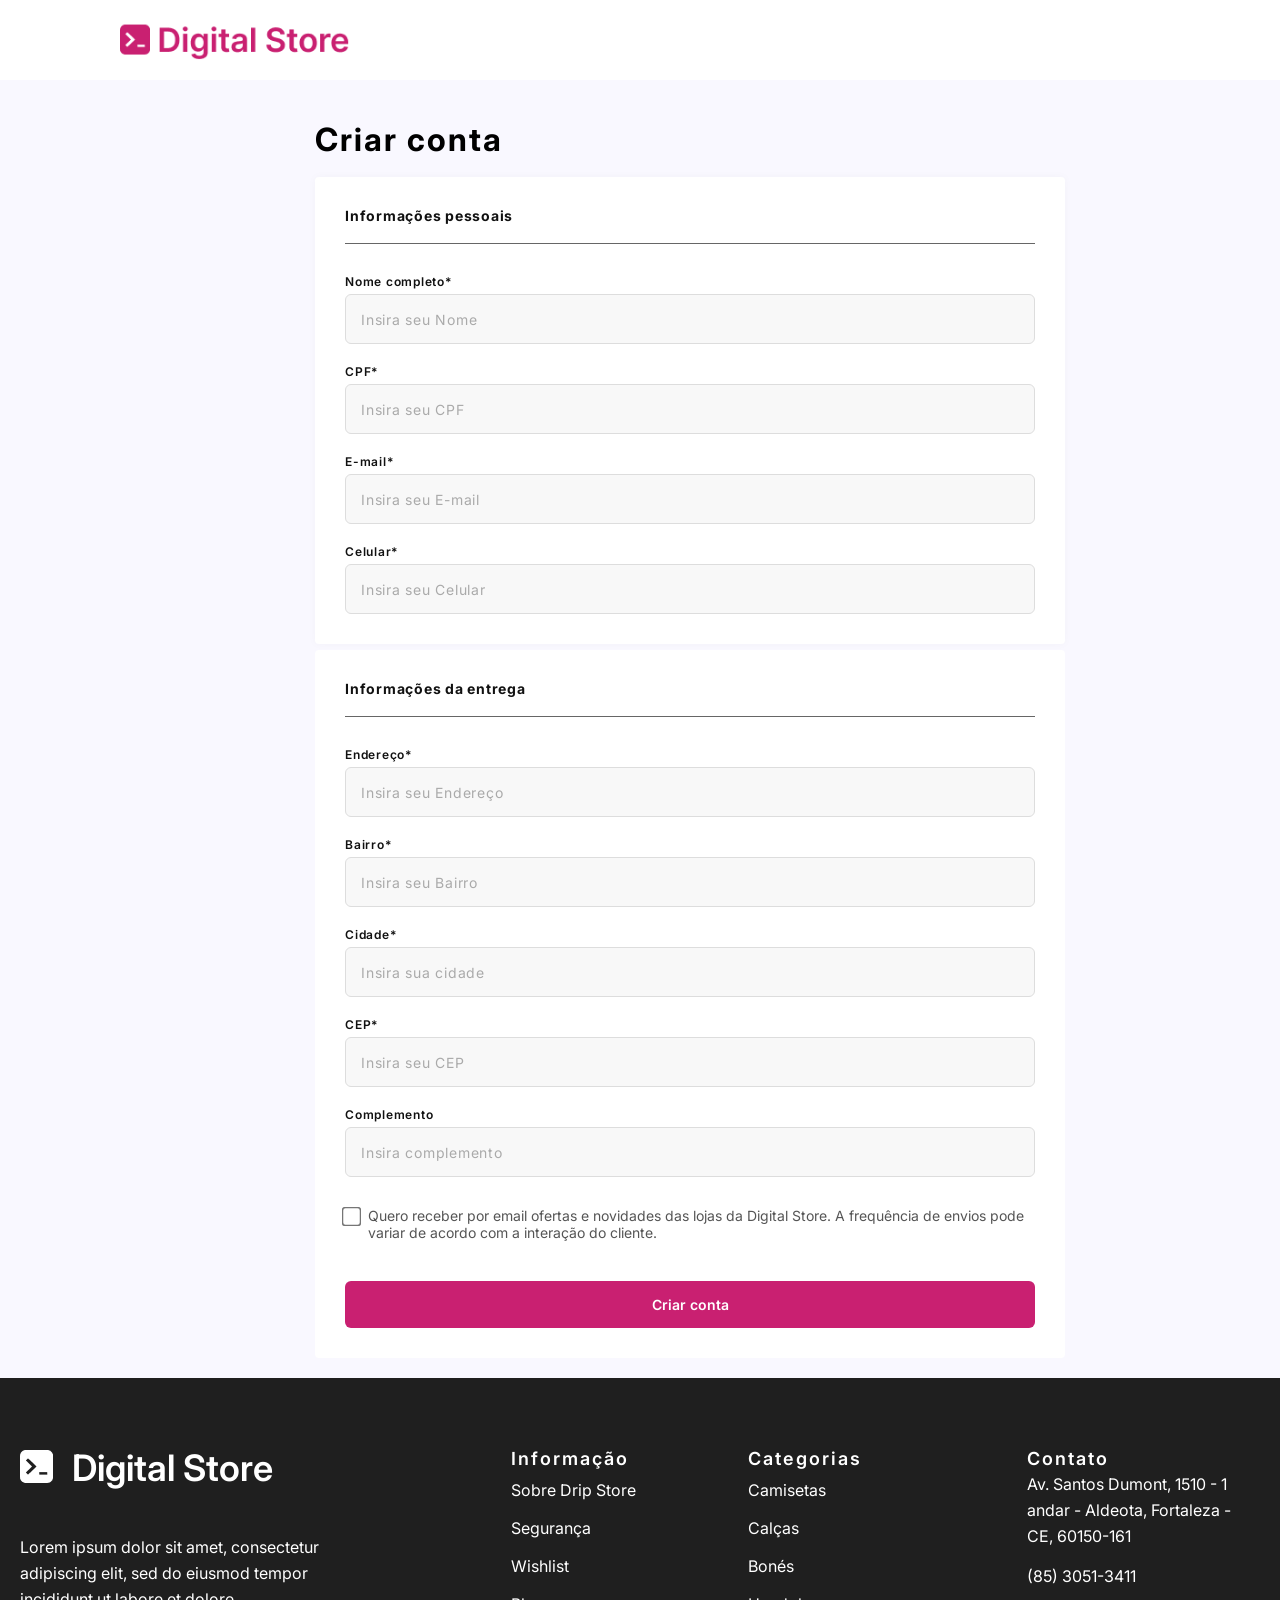
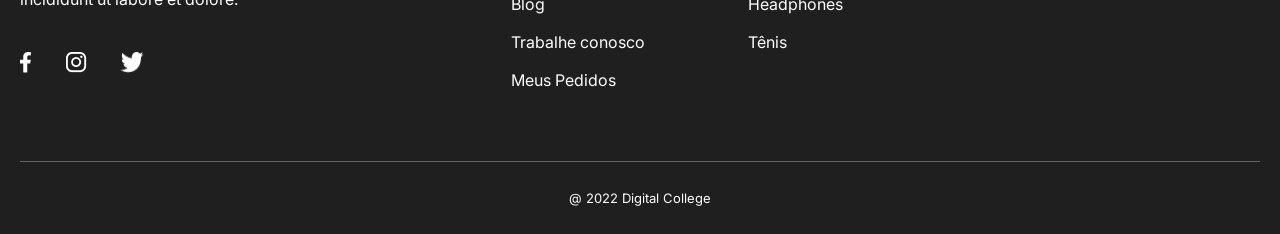
<file: formulario-conta/index.html>
<!DOCTYPE html>
<html lang="pt-BR">
  <head>
    <meta charset="UTF-8" />
    <meta name="viewport" content="width=device-width, initial-scale=1.0" />
    <title>Pagina 3</title>
    <link rel="stylesheet" href="./pagina3.css" />
    <link rel="preconnect" href="https://fonts.googleapis.com" />
    <link rel="preconnect" href="https://fonts.gstatic.com" crossorigin />
    <link
      href="https://fonts.googleapis.com/css2?family=Inter:ital,opsz,wght@0,14..32,100..900;1,14..32,100..900&display=swap"
      rel="stylesheet"
    />
  </head>
  <body>
    <header>
      <img src="../img/Group 53574.png.png" alt="Logo" />
    </header>

    <section>
      <div class="interface">
        <div class="container-global">
          <h2>Criar conta</h2>
          <form action="">
            <div class="formulario-1">
              <p>Informações pessoais</p>

              <div class="dados">
                <label for="nome">Nome completo*</label>
                <input
                  type="text"
                  id="nome"
                  name="nome"
                  placeholder="Insira seu Nome"
                />
              </div>

              <div class="dados">
                <label for="cpf">CPF*</label>
                <input
                  type="text"
                  id="cpf"
                  name="cpf"
                  placeholder="Insira seu CPF"
                />
              </div>

              <div class="dados">
                <label for="email">E-mail*</label>
                <input
                  type="email"
                  id="email"
                  name="email"
                  placeholder="Insira seu E-mail"
                />
              </div>

              <div class="dados">
                <label for="celular">Celular*</label>
                <input
                  type="text"
                  id="celular"
                  name="celular"
                  placeholder="Insira seu Celular"
                />
              </div>
            </div>

            <div class="formulario-2">
              <p>Informações da entrega</p>

              <div class="dados">
                <label for="endereco">Endereço*</label>
                <input
                  type="text"
                  id="endereco"
                  name="endereco"
                  placeholder="Insira seu Endereço"
                />
              </div>

              <div class="dados">
                <label for="bairro">Bairro*</label>
                <input
                  type="text"
                  id="bairro"
                  name="bairro"
                  placeholder="Insira seu Bairro"
                />
              </div>

              <div class="dados">
                <label for="cidade">Cidade*</label>
                <input
                  type="text"
                  id="cidade"
                  name="cidade"
                  placeholder="Insira sua cidade"
                />
              </div>

              <div class="dados">
                <label for="cep">CEP*</label>
                <input
                  type="text"
                  id="cep"
                  name="cep"
                  placeholder="Insira seu CEP"
                />
              </div>

              <div class="dados">
                <label for="complemento">Complemento</label>
                <input
                  type="text"
                  id="complemento"
                  name="complemento"
                  placeholder="Insira complemento"
                />
              </div>

              <div class="check">
                <input type="checkbox" id="ofertas" />
                <label for="ofertas">
                  Quero receber por email ofertas e novidades das lojas da
                  Digital Store. A frequência de envios pode variar de acordo
                  com a interação do cliente.
                </label>
              </div>

              <div class="criar-conta">
                <button type="submit">Criar conta</button>
              </div>
            </div>
          </form>
        </div>
      </div>
    </section>
      <footer>
      <div class="div-container-footer">
        <div class="div-logo-redes-sociais-footer">
          <div class="div-logo-footer">
            <img src="../img/digital.png" alt="Logo Digital Store" />
            <p id="nome-marca">Digital Store</p>
          </div>
          <div class="div-drescricao-marca-footer">
            <p>
              Lorem ipsum dolor sit amet, consectetur adipiscing elit, sed do
              eiusmod tempor incididunt ut labore et dolore.
            </p>
          </div>
          <div class="div-redes-sociais-footer">
            <img src="../img/facebook.png" alt="Facebook" />
            <img src="../img/instagram.png" alt="Instagram" />
            <img src="../img/twitter.png" alt="Twitter" />
          </div>
        </div>

        <div class="div-links-footer">
          <div class="div-informacao-footer">
            <h2 id="titulos-footer">Informação</h2>
            <nav>
              <ul>
                <li><a href="">Sobre Drip Store</a></li>
                <li><a href="">Segurança</a></li>
                <li><a href="">Wishlist</a></li>
                <li><a href="">Blog</a></li>
                <li><a href="">Trabalhe conosco</a></li>
                <li><a href="">Meus Pedidos</a></li>
              </ul>
            </nav>
          </div>

          <div class="div-categorias-footer">
            <h2 id="titulos-footer">Categorias</h2>
            <nav>
              <ul>
                <li><a href="">Camisetas</a></li>
                <li><a href="">Calças</a></li>
                <li><a href="">Bonés</a></li>
                <li><a href="">Headphones</a></li>
                <li><a href="">Tênis</a></li>
              </ul>
            </nav>
          </div>
        </div>

        <div class="div-contato-footer">
          <h2 id="titulos-footer">Contato</h2>
          <div class="div-conteudo-contato-footer">
            <p id="endereco-footer">
              Av. Santos Dumont, 1510 - 1 andar - Aldeota, Fortaleza - CE,
              60150-161
            </p>
            <p>(85) 3051-3411</p>
          </div>
        </div>
      </div>

      <div class="copyright-footer">
        <p>@ 2022 Digital College</p>
      </div>
    </footer>
  </body>
</html>
</file>
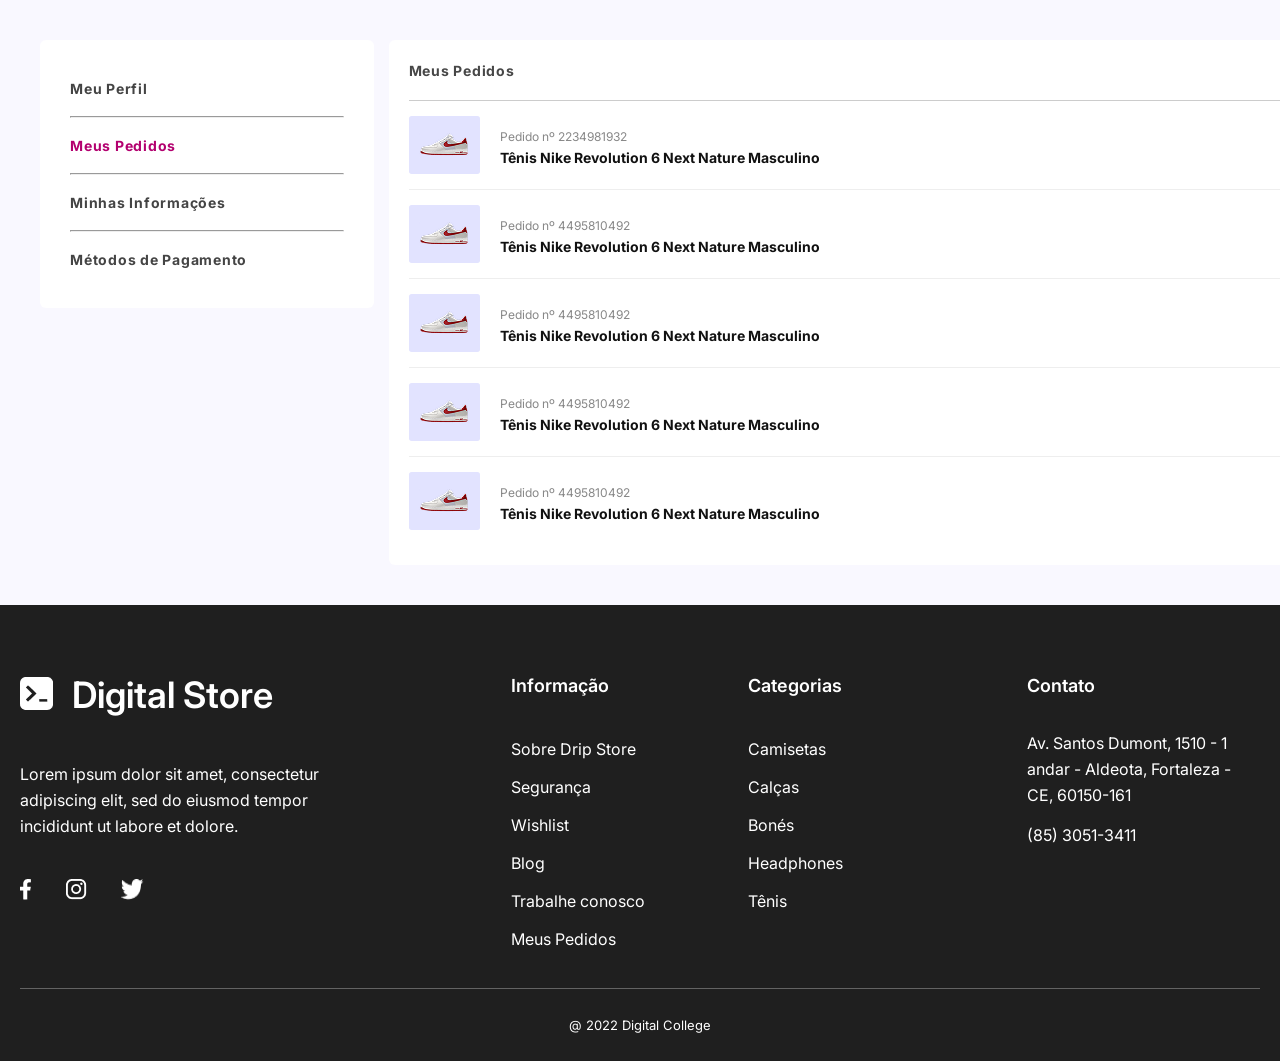
<file: meus-pedidos/index.html>
<!DOCTYPE html>
<html lang="pt-BR">
  <head>
    <meta charset="UTF-8" />
    <meta name="viewport" content="width=device-width, initial-scale=1.0" />
    <title>Meus Pedidos - Digital Store</title>
    <link rel="stylesheet" href="pagina 4.css" />
    <link
      href="https://fonts.googleapis.com/css2?family=Inter:wght@400;600;700&display=swap"
      rel="stylesheet"
    />
  </head>
  <body>
    <!-- Top Navigation -->
    

    <div class="main-content">
      <div class="interface-2">
        <div class="container">
          <aside class="sidebar">
            <ul>
              <li>Meu Perfil</li>
              <hr>
              <li class="active">Meus Pedidos</li>
              <hr>
              <li>Minhas Informações</li>
              <hr>
              <li>Métodos de Pagamento</li>
            </ul>
          </aside>

          <!-- Pedido List -->
          <section class="orders">
            <div class="orders-list">
              <div class="textos">
                <p>Meus Pedidos</p>
                <div class="status">
                  <p>STATUS</p>
                </div>
              </div>
              <div class="contanier-global">
                <div class="order-item">
                  <div class="box">
                    <img src="../img/tenis.png" alt="" />
                  </div>

                  <div class="order-info">
                    <span class="order-number">Pedido nº 2234981932</span>
                    <strong
                      >Tênis Nike Revolution 6 Next Nature Masculino</strong
                    >
                  </div>
                  <span class="status yellow">Produto em trânsito</span>
                </div>

                <div class="order-item">
                  <div class="box">
                    <img
                      src="../img/tenis.png"
                      alt="Tênis"
                    />
                  </div>

                  <div class="order-info">
                    <span class="order-number">Pedido nº 4495810492</span>
                    <strong
                      >Tênis Nike Revolution 6 Next Nature Masculino</strong
                    >
                  </div>
                  <span class="status gray">Finalizado</span>
                </div>

                <div class="order-item">
                  <div class="box">
                    <img
                      src="../img/tenis.png"
                      alt="Tênis"
                    />
                  </div>

                  <div class="order-info">
                    <span class="order-number">Pedido nº 4495810492</span>
                    <strong
                      >Tênis Nike Revolution 6 Next Nature Masculino</strong
                    >
                  </div>
                  <span class="status red">Cancelado</span>
                </div>

                <div class="order-item">
                  <div class="box">
                    <img
                      src="../img/tenis.png"
                      alt="Tênis"
                    />
                  </div>

                  <div class="order-info">
                    <span class="order-number">Pedido nº 4495810492</span>
                    <strong
                      >Tênis Nike Revolution 6 Next Nature Masculino</strong
                    >
                  </div>
                  <span class="status gray">Finalizado</span>
                </div>

                <div class="order-item">
                  <div class="box">
                    <img
                      src="../img/tenis.png"
                      alt="Tênis"
                    />
                  </div>

                  <div class="order-info">
                    <span class="order-number">Pedido nº 4495810492</span>
                    <strong
                      >Tênis Nike Revolution 6 Next Nature Masculino</strong
                    >
                  </div>
                  <span class="status gray">Finalizado</span>
                </div>
              </div>
            </div>
          </section>
        </div>
      </div>
    </div>
    <footer>
      <div class="div-container-footer">
        <div class="div-logo-redes-sociais-footer">
          <div class="div-logo-footer">
            <img src="../img/digital.png" alt="Logo Digital Store" />
            <p id="nome-marca">Digital Store</p>
          </div>
          <div class="div-drescricao-marca-footer">
            <p>
              Lorem ipsum dolor sit amet, consectetur adipiscing elit, sed do
              eiusmod tempor incididunt ut labore et dolore.
            </p>
          </div>
          <div class="div-redes-sociais-footer">
            <img src="../img/facebook.png" alt="Facebook" />
            <img src="../img/insta.png" alt="Instagram" />
            <img src="../img/twitter.png" alt="Twitter" />
          </div>
        </div>

        <div class="div-links-footer">
          <div class="div-informacao-footer">
            <h2 id="titulos-footer">Informação</h2>
            <nav>
              <ul>
                <li><a href="">Sobre Drip Store</a></li>
                <li><a href="">Segurança</a></li>
                <li><a href="">Wishlist</a></li>
                <li><a href="">Blog</a></li>
                <li><a href="">Trabalhe conosco</a></li>
                <li><a href="">Meus Pedidos</a></li>
              </ul>
            </nav>
          </div>

          <div class="div-categorias-footer">
            <h2 id="titulos-footer">Categorias</h2>
            <nav>
              <ul>
                <li><a href="">Camisetas</a></li>
                <li><a href="">Calças</a></li>
                <li><a href="">Bonés</a></li>
                <li><a href="">Headphones</a></li>
                <li><a href="">Tênis</a></li>
              </ul>
            </nav>
          </div>
        </div>

        <div class="div-contato-footer">
          <h2 id="titulos-footer">Contato</h2>
          <div class="div-conteudo-contato-footer">
            <p id="endereco-footer">
              Av. Santos Dumont, 1510 - 1 andar - Aldeota, Fortaleza - CE,
              60150-161
            </p>
            <p>(85) 3051-3411</p>
          </div>
        </div>
      </div>

      <div class="copyright-footer">
        <p>@ 2022 Digital College</p>
      </div>
    </footer>
  </body>
</html>
</file>
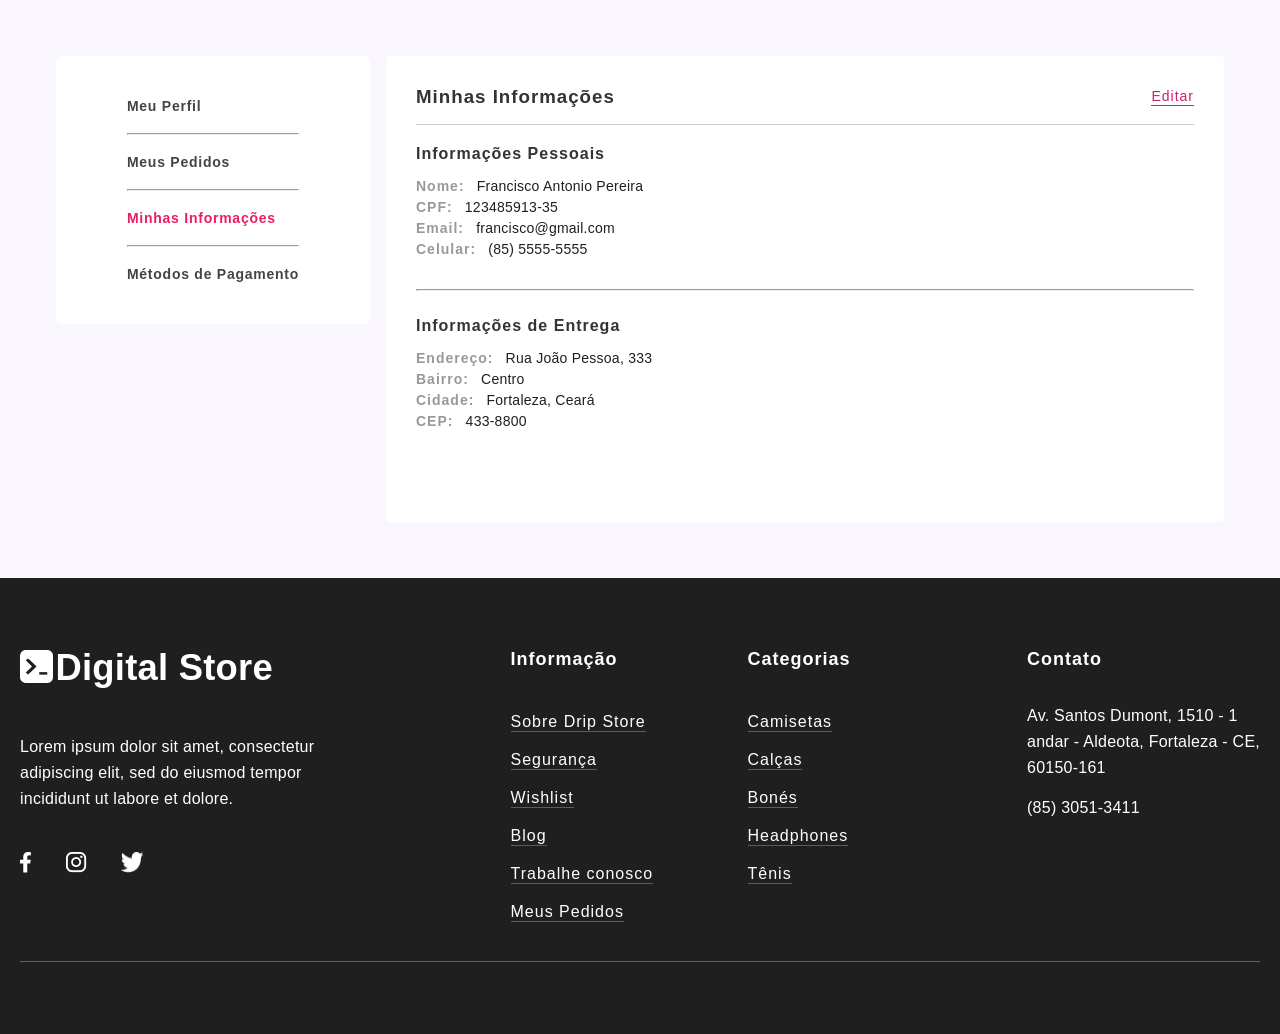
<file: minhas-informacoes/index.html>
<!DOCTYPE html>
<html lang="pt-BR">
<head>
  <meta charset="UTF-8">
  <meta name="viewport" content="width=device-width, initial-scale=1.0">
  <title>Minhas Informações</title>
  <link rel="stylesheet" href="pagina5.css">
</head>
<body>
  <div class="container">
    <aside class="sidebar">
            <ul>
              <li>Meu Perfil</li>
              <hr>
              <li>Meus Pedidos</li>
              <hr>
              <li class="active">Minhas Informações</li>
              <hr>
              <li>Métodos de Pagamento</li>
            </ul>
          </aside>


    <main class="content">
      <div class="form">
        <h3>Minhas Informações</h3>
        <a href="#" class="edit-link">Editar</a>
      </div>
       

      <section class="info-section">
        <h4>Informações Pessoais</h4>
        <div class="info">
          <p><span>Nome:</span> Francisco Antonio Pereira</p>
          <p><span>CPF:</span> 123485913-35</p>
          <p><span>Email:</span> francisco@gmail.com</p>
          <p><span>Celular:</span> (85) 5555-5555</p>
          <hr>
        </div>
        
      </section>

      

      <section class="info-section">
        <h4>Informações de Entrega</h4>
        <div class="info">
          <p><span>Endereço:</span> Rua João Pessoa, 333</p>
          <p><span>Bairro:</span> Centro</p>
          <p><span>Cidade:</span> Fortaleza, Ceará</p>
          <p><span>CEP:</span> 433-8800</p>
        </div>
      </section>
    </main>
  </div>
  <footer>
      <div class="div-container-footer">
        <div class="div-logo-redes-sociais-footer">
          <div class="div-logo-footer">
            <img src="../img/digital.png" alt="Logo Digital Store" />
            <p id="nome-marca">Digital Store</p>
          </div>
          <div class="div-drescricao-marca-footer">
            <p>
              Lorem ipsum dolor sit amet, consectetur adipiscing elit, sed do
              eiusmod tempor incididunt ut labore et dolore.
            </p>
          </div>
          <div class="div-redes-sociais-footer">
            <img src="../img/face.png" alt="Facebook" />
            <img src="../img/insta.png" alt="Instagram" />
            <img src="../img/twitter.png" alt="Twitter" />
          </div>
        </div>

        <div class="div-links-footer">
          <div class="div-informacao-footer">
            <h2 id="titulos-footer">Informação</h2>
            <nav>
              <ul>
                <li><a href="">Sobre Drip Store</a></li>
                <li><a href="">Segurança</a></li>
                <li><a href="">Wishlist</a></li>
                <li><a href="">Blog</a></li>
                <li><a href="">Trabalhe conosco</a></li>
                <li><a href="">Meus Pedidos</a></li>
              </ul>
            </nav>
          </div>

          <div class="div-categorias-footer">
            <h2 id="titulos-footer">Categorias</h2>
            <nav>
              <ul>
                <li><a href="">Camisetas</a></li>
                <li><a href="">Calças</a></li>
                <li><a href="">Bonés</a></li>
                <li><a href="">Headphones</a></li>
                <li><a href="">Tênis</a></li>
              </ul>
            </nav>
          </div>
        </div>

        <div class="div-contato-footer">
          <h2 id="titulos-footer">Contato</h2>
          <div class="div-conteudo-contato-footer">
            <p id="endereco-footer">
              Av. Santos Dumont, 1510 - 1 andar - Aldeota, Fortaleza - CE,
              60150-161
            </p>
            <p>(85) 3051-3411</p>
          </div>
        </div>
      </div>

      <div class="copyright-footer">
        <p>@ 2022 Digital College</p>
      </div>
    </footer>
</body>
</html>
</file>
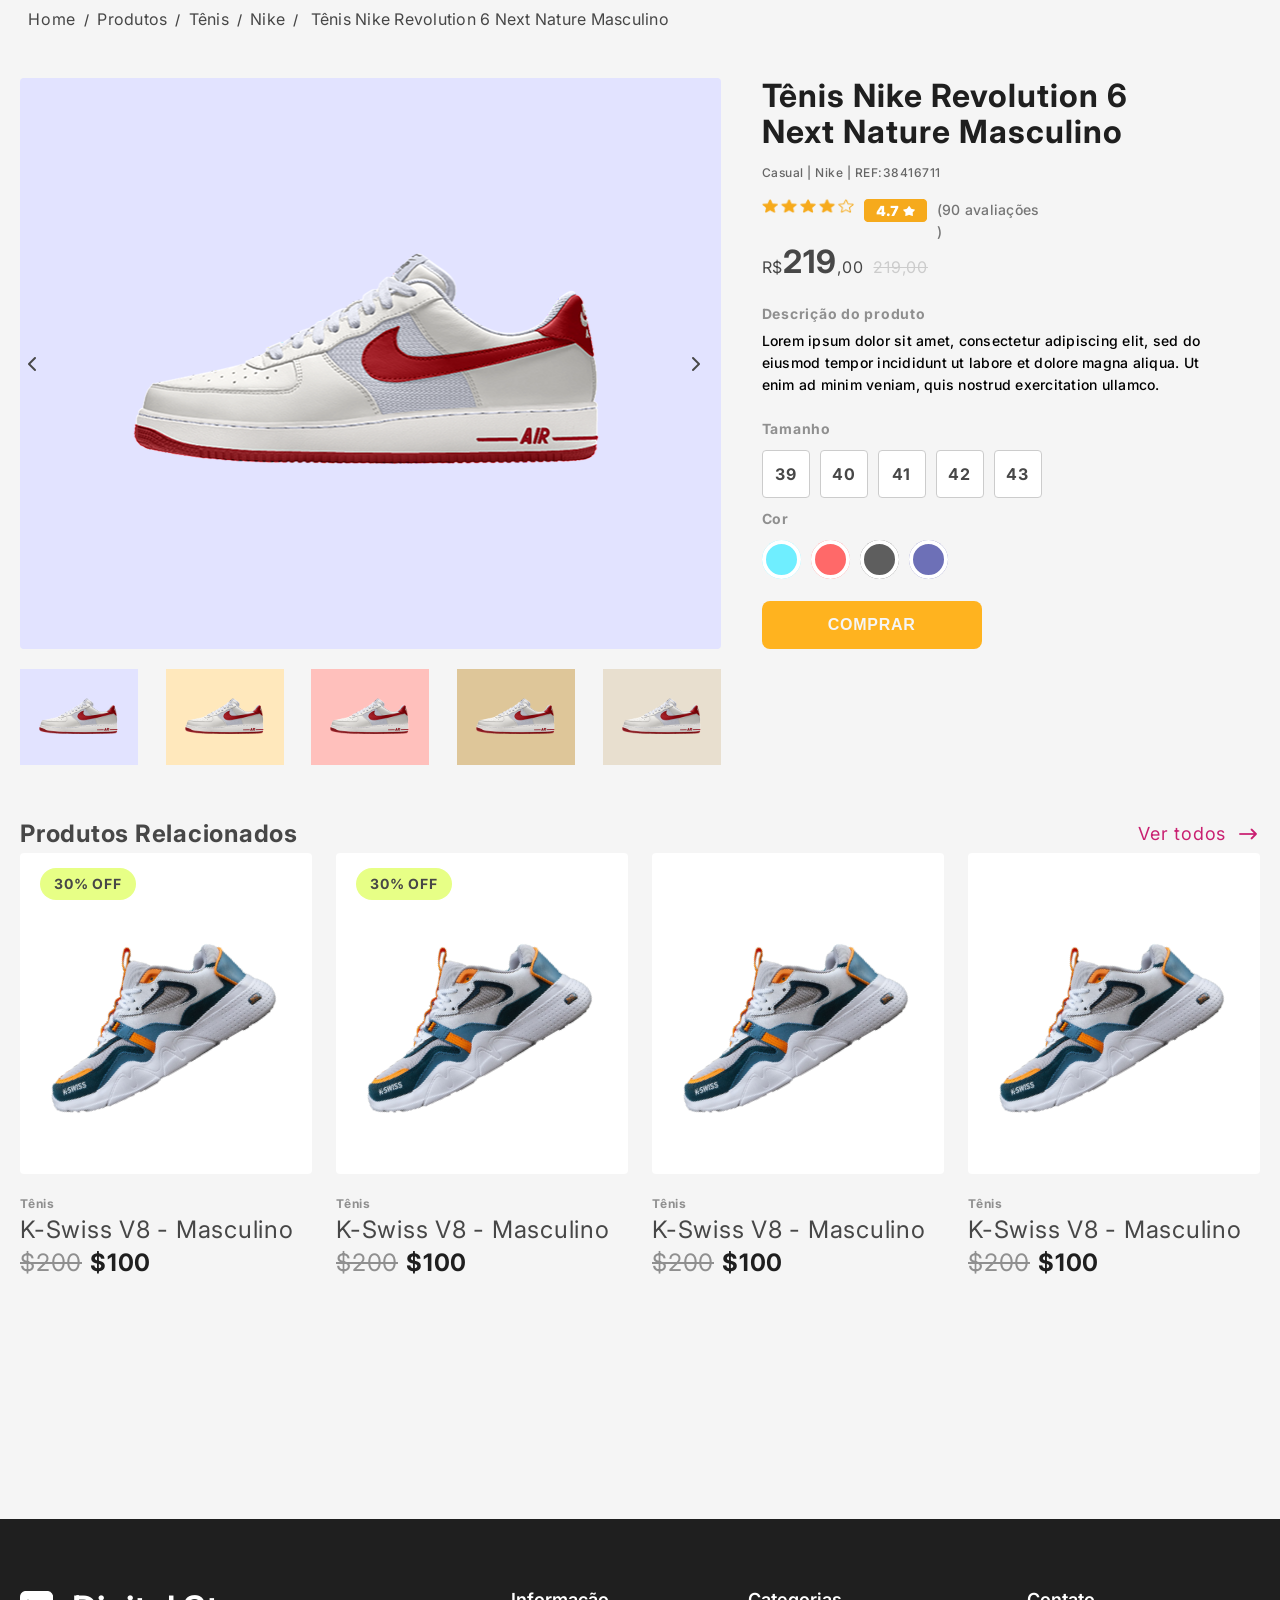
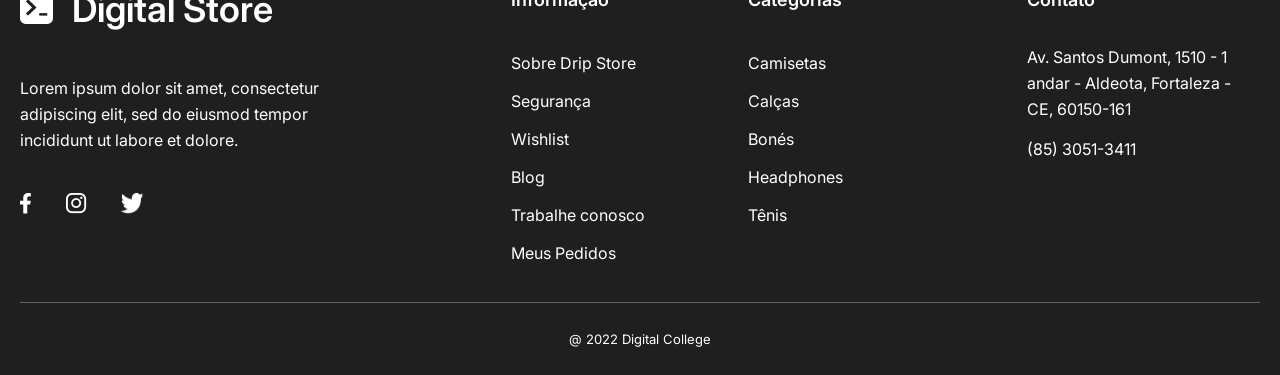
<file: product_detail_desing/index.html>
<!DOCTYPE html>
<html lang="pt-BR">
  <head>
    <meta charset="UTF-8" />
    <meta name="viewport" content="width=device-width, initial-scale=1.0" />
    <title>Digital Store - Product Detail Desing</title>
    <link rel="preconnect" href="https://fonts.googleapis.com" />
    <link rel="preconnect" href="https://fonts.gstatic.com" crossorigin />
    <link
      href="https://fonts.googleapis.com/css2?family=Inter:ital,wght@0,100..900;1,100..900&display=swap"
      rel="stylesheet"
    />
    <link
      rel="stylesheet"
      href="https://cdnjs.cloudflare.com/ajax/libs/font-awesome/6.7.2/css/all.min.css"
    />

    <link rel="stylesheet" href="style.css" />
  </head>
  <body>
    <section id="section-produto-detalhado">
      <!-- Div referente ao Menu superior de listas -->

      <div id="div-container-global-produto-detalhado">
        <div class="div-section-navegacap">
          <nav class="nav-section-navegacao">
            <ol>
              <li id="primeiro-item"><a href="">Home</a></li>
              <li><a href="">Produtos</a></li>
              <li><a href="">Tênis</a></li>
              <li><a href="">Nike</a></li>
              <li>
                <a href="">Tênis Nike Revolution 6 Next Nature Masculino</a>
              </li>
            </ol>
          </nav>
        </div>

        <!-- Div das imagens e fotos de detalhes de produto -->

        <div class="div-global-produto">
          <div class="div-imagens-produto-detalhado">
            <!-- Div Imagem maior-->

            <div id="imagem-maior">
              <div id="setas-passagem">
                <a href=""><i class="fas fa-chevron-left"></i></a>
                <a href=""><i class="fas fa-chevron-right"></i> </a>
              </div>
              <img
                src="../assets/White-Sneakers-PNG-Clipart 2.png"
                alt="tenis nike revolution"
              />
            </div>

            <!-- Div carrossel de imagens menores -->

            <div class="div-global-carrossel">
              <div id="card-azul" class="div-imagens-carrossel">
                <a href=""
                  ><img
                    src="../assets/White-Sneakers-PNG-Clipart 2.png"
                    alt="tenis nike revolution card azul"
                /></a>
              </div>

              <div id="card-laranja" class="div-imagens-carrossel">
                <a href=""
                  ><img
                    src="../assets/White-Sneakers-PNG-Clipart 2.png"
                    alt="tenis nike revolution card laranja"
                /></a>
              </div>
              <div id="card-vermelho" class="div-imagens-carrossel">
                <a href=""
                  ><img
                    src="../assets/White-Sneakers-PNG-Clipart 2.png"
                    alt="tenis nike revolution card vermelho"
                /></a>
              </div>
              <div id="card-marrom" class="div-imagens-carrossel">
                <a href=""
                  ><img
                    src="../assets/White-Sneakers-PNG-Clipart 2.png"
                    alt="tenis nike revolution card marrom"
                /></a>
              </div>
              <div id="card-bege" class="div-imagens-carrossel">
                <a href=""
                  ><img
                    src="../assets/White-Sneakers-PNG-Clipart 2.png"
                    alt="tenis nike revolution card bege"
                /></a>
              </div>
            </div>
          </div>

          <!-- Div global seçao de informações escritas-->

          <div class="div-global-informacoes-escritas">
            <div id="div-titulos">
              <h1>Tênis Nike Revolution 6 Next Nature Masculino</h1>
              <h2>Casual | Nike | REF:38416711</h2>
              <div id="div-avaliacoes">
                <img id="estrelas-avaliacao" src="../assets/Stars.png" alt="" />
                <img id="notas-avaliacao" src="../assets/Frame 9.png" alt="" />
                <p>(90 avaliações )</p>
              </div>
            </div>
            <div id="div-valor-item">
              <p><span>R$</span>219<span>,00</span></p>
              <span id="item-desconto">219,00</span>
            </div>
            <div id="div-descricao-produto">
              <h3>Descrição do produto</h3>
              <p>
                Lorem ipsum dolor sit amet, consectetur adipiscing elit, sed do
                eiusmod tempor incididunt ut labore et dolore magna aliqua. Ut
                enim ad minim veniam, quis nostrud exercitation ullamco.
              </p>
            </div>
            <div id="div-variacao-produto">
              <div class="div-selecao-tamanhos">
                <h3>Tamanho</h3>
                <div>
                  <ul>
                    <li class="lista-selecao-tamanho"><a href="">39</a></li>
                    <li class="lista-selecao-tamanho"><a href="">40</a></li>
                    <li class="lista-selecao-tamanho"><a href="">41</a></li>
                    <li class="lista-selecao-tamanho"><a href="">42</a></li>
                    <li class="lista-selecao-tamanho"><a href="">43</a></li>
                  </ul>
                </div>
              </div>
              <div class="div-selecao-cores">
                <h3>Cor</h3>
                <div class="div-lista-selecao-cores">
                  <ul>
                    <li id="selecao-cor-azul" class="lista-selecao-cores">
                      <a href=""></a>
                    </li>
                    <li id="selecao-cor-rosa" class="lista-selecao-cores">
                      <a href=""></a>
                    </li>
                    <li id="selecao-cor-cinza" class="lista-selecao-cores">
                      <a href=""></a>
                    </li>
                    <li id="selecao-cor-roxo" class="lista-selecao-cores">
                      <a href=""></a>
                    </li>
                  </ul>
                </div>
              </div>
            </div>
            <div>
              <button id="btn-comprar">COMPRAR</button>
            </div>
          </div>
        </div>
      </div>
    </section>

    <!-- Seção produtos relacionados -->
    <!---->
    <!---->

    <section id="section-produtos-relacionados">
      <div id="div-container-global-produtos-relacionados">
        <div id="div-titulo-produtos-relacionados">
          <h4>Produtos Relacionados</h4>
          <div>
            <a href=""
              ><span>Ver todos</span
              ><img src="../assets/Right 24px.png" alt="seta"
            /></a>
          </div>
        </div>
        <div id="div-carrosel-produtos-relacionados">
          <div class="cards-produtos-relacionados">
            <div class="container-produtos-relacionados">
              <div class="item-desconto">
                <span>30% OFF</span>
              </div>

              <img src="../assets/tenis azul 2.png" alt="" />
            </div>
            <div class="div-footer-produto">
              <h5>Tênis</h5>
              <p class="marca-footer-produto">K-Swiss V8 - Masculino</p>
              <p class="preco-footer-produto"><span>$200</span>$100</p>
            </div>
          </div>
          <div class="cards-produtos-relacionados">
            <div class="container-produtos-relacionados">
              <div class="item-desconto">
                <span>30% OFF</span>
              </div>

              <img src="../assets/tenis azul 2.png" alt="" />
            </div>
            <div class="div-footer-produto">
              <h5>Tênis</h5>
              <p class="marca-footer-produto">K-Swiss V8 - Masculino</p>
              <p class="preco-footer-produto"><span>$200</span>$100</p>
            </div>
          </div>
          <div class="cards-produtos-relacionados">
            <div class="container-produtos-relacionados">
              <img src="../assets/tenis azul 2.png" alt="" />
            </div>
            <div class="div-footer-produto">
              <h5>Tênis</h5>
              <p class="marca-footer-produto">K-Swiss V8 - Masculino</p>
              <p class="preco-footer-produto"><span>$200</span>$100</p>
            </div>
          </div>
          <div class="cards-produtos-relacionados">
            <div class="container-produtos-relacionados">
              <img src="../assets/tenis azul 2.png" alt="" />
            </div>
            <div class="div-footer-produto">
              <h5>Tênis</h5>
              <p class="marca-footer-produto">K-Swiss V8 - Masculino</p>
              <p class="preco-footer-produto"><span>$200</span>$100</p>
            </div>
          </div>
        </div>
      </div>
    </section>
    <footer>
      <div class="div-container-footer">
        <div class="div-logo-redes-sociais-footer">
          <div class="div-logo-footer">
            <img src="../assets/Logo.png" alt="Logo Digital Store" />
            <p id="nome-marca">Digital Store</p>
          </div>
          <div class="div-drescricao-marca-footer">
            <p>
              Lorem ipsum dolor sit amet, consectetur adipiscing elit, sed do
              eiusmod tempor incididunt ut labore et dolore.
            </p>
          </div>
          <div class="div-redes-sociais-footer">
            <img src="../assets/Facebook.png" alt="Facebook" />
            <img src="../assets/Instagram.png" alt="Instagram" />
            <img src="../assets/twitter.png" alt="Twitter" />
          </div>
        </div>

        <div class="div-links-footer">
          <div class="div-informacao-footer">
            <h2 id="titulos-footer">Informação</h2>
            <nav>
              <ul>
                <li><a href="">Sobre Drip Store</a></li>
                <li><a href="">Segurança</a></li>
                <li><a href="">Wishlist</a></li>
                <li><a href="">Blog</a></li>
                <li><a href="">Trabalhe conosco</a></li>
                <li><a href="">Meus Pedidos</a></li>
              </ul>
            </nav>
          </div>

          <div class="div-categorias-footer">
            <h2 id="titulos-footer">Categorias</h2>
            <nav>
              <ul>
                <li><a href="">Camisetas</a></li>
                <li><a href="">Calças</a></li>
                <li><a href="">Bonés</a></li>
                <li><a href="">Headphones</a></li>
                <li><a href="">Tênis</a></li>
              </ul>
            </nav>
          </div>
        </div>

        <div class="div-contato-footer">
          <h2 id="titulos-footer">Contato</h2>
          <div class="div-conteudo-contato-footer">
            <p id="endereco-footer">
              Av. Santos Dumont, 1510 - 1 andar - Aldeota, Fortaleza - CE,
              60150-161
            </p>
            <p>(85) 3051-3411</p>
          </div>
        </div>
      </div>

      <div class="copyright-footer">
        <p>@ 2022 Digital College</p>
      </div>
    </footer>
  </body>
</html>
</file>
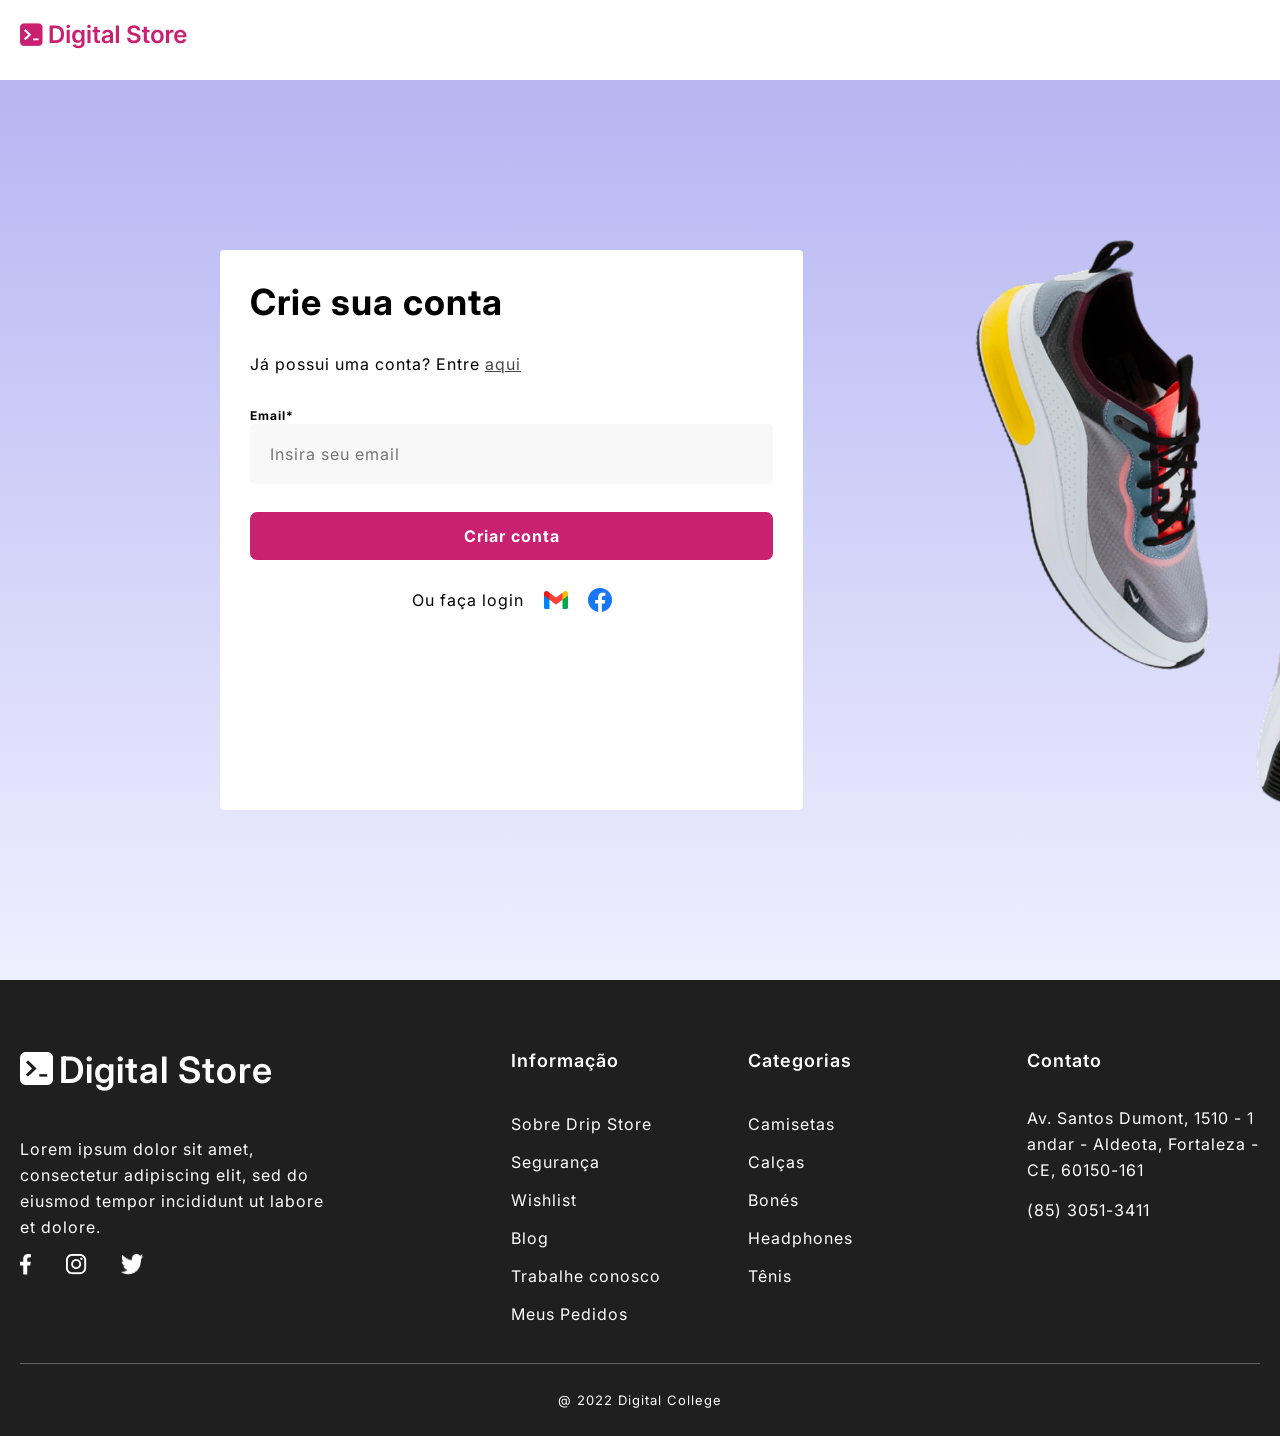
<file: login-conta/criacao-conta/criar.html>
<!DOCTYPE html>
<html lang="pt-BR">
  <head>
    <meta charset="UTF-8" />
    <meta name="viewport" content="width=device-width, initial-scale=1.0" />
    <title>Pagina 2</title>
    <link rel="stylesheet" href="criar.css" />
    <link rel="preconnect" href="https://fonts.googleapis.com" />
    <link rel="preconnect" href="https://fonts.gstatic.com" crossorigin />
    <link
      href="https://fonts.googleapis.com/css2?family=Inter:ital,opsz,wght@0,14..32,100..900;1,14..32,100..900&display=swap"
      rel="stylesheet"/>
  </head>
  <header>
    <div class="logo2">
      <img src="../assets/header.png" alt="" />
    </div>
  </header>
  <body>
    <section>
      <div class="interface">
        <div class="container-global">
          <div class="formulario">
            <h2>Crie sua conta</h2>
            <p>Já possui uma conta? Entre <a href="./login.html">aqui</a></p>
            <form action="Email">
              <div class="email">
                <label for="">Email*</label>
                <input type="email" name="" placeholder="Insira seu email" />
                <div class="botao">
                  <a href="">
                    <button>Criar conta</button>
                  </a>
                  <div class="login2">
                    <p>Ou faça login</p>
                    <img src="../assets/gmail.png" alt="gmail" />
                    <img src="../assets/Vector.png" alt="facebook" />
                  </div>
                </div>
              </div>
            </form>
          </div>
          <div class="tenis">
            <img src="../assets/TENIS_IMG_1.webp" alt="tenis" />
          </div>
        </div>
      </div>
    </section>
    <footer>
      <div class="div-container-footer">
        <div class="div-logo-redes-sociais-footer">
          <div class="div-logo-footer">
            <img src="../assets/digital.png" alt="Logo Digital Store" />
            <p id="nome-marca">Digital Store</p>
          </div>
          <div class="div-drescricao-marca-footer">
            <p>
              Lorem ipsum dolor sit amet, consectetur adipiscing elit, sed do
              eiusmod tempor incididunt ut labore et dolore.
            </p>
          </div>
          <div class="div-redes-sociais-footer">
            <img src="../assets/face.png" alt="Facebook" />
            <img src="../assets/instagram.png" alt="Instagram" />
            <img src="../assets/twitter.png" alt="Twitter" />
          </div>
        </div>

        <div class="div-links-footer">
          <div class="div-informacao-footer">
            <h2 id="titulos-footer">Informação</h2>
            <nav>
              <ul>
                <li><a href="">Sobre Drip Store</a></li>
                <li><a href="">Segurança</a></li>
                <li><a href="">Wishlist</a></li>
                <li><a href="">Blog</a></li>
                <li><a href="">Trabalhe conosco</a></li>
                <li><a href="">Meus Pedidos</a></li>
              </ul>
            </nav>
          </div>

          <div class="div-categorias-footer">
            <h2 id="titulos-footer">Categorias</h2>
            <nav>
              <ul>
                <li><a href="">Camisetas</a></li>
                <li><a href="">Calças</a></li>
                <li><a href="">Bonés</a></li>
                <li><a href="">Headphones</a></li>
                <li><a href="">Tênis</a></li>
              </ul>
            </nav>
          </div>
        </div>

        <div class="div-contato-footer">
          <h2 id="titulos-footer">Contato</h2>
          <div class="div-conteudo-contato-footer">
            <p id="endereco-footer">
              Av. Santos Dumont, 1510 - 1 andar - Aldeota, Fortaleza - CE,
              60150-161
            </p>
            <p>(85) 3051-3411</p>
          </div>
        </div>
      </div>

      <div class="copyright-footer">
        <p>@ 2022 Digital College</p>
      </div>
    </footer>
  </body>
</html>
</file>
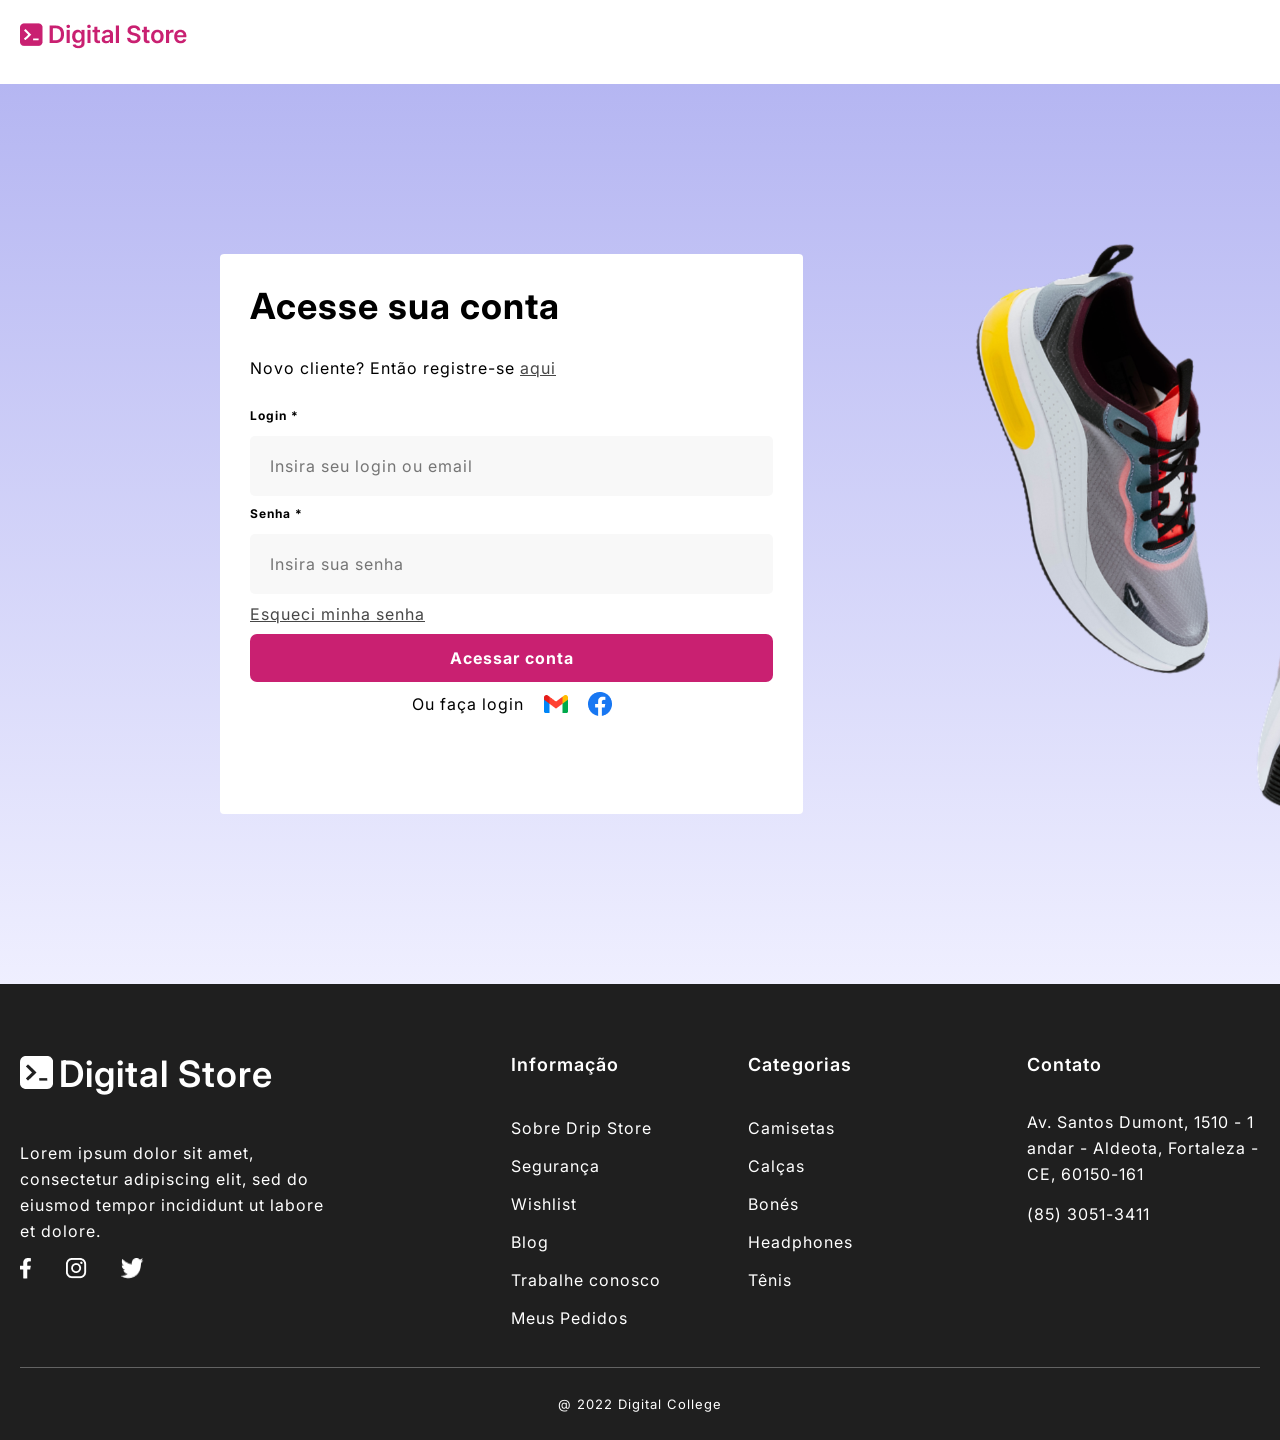
<file: login-conta/criacao-conta/login.html>
<!DOCTYPE html>
<html lang="pt-BR">
  <head>
    <meta charset="UTF-8" />
    <meta name="viewport" content="width=device-width, initial-scale=1.0" />
    <title>Srpint 3</title>
    <link rel="stylesheet" href="login.css" />
    <link rel="preconnect" href="https://fonts.googleapis.com" />
    <link rel="preconnect" href="https://fonts.gstatic.com" crossorigin />
    <link
      href="https://fonts.googleapis.com/css2?family=Inter:ital,opsz,wght@0,14..32,100..900;1,14..32,100..900&display=swap"
      rel="stylesheet"
    />
  </head>
  <body>
    <header>
      <div class="logo-tipo">
        <div class="logo">
          <img src="../assets/header.png" alt="digital-store" />
        </div>
      </div>
    </header>
    <section>
      <div class="interface">
        <div class="container">
          <div class="formulario">
            <h2>Acesse sua conta</h2>
            <p>Novo cliente? Então registre-se <a href="./criar.html">aqui</a></p>
            <form action="">
              <div class="login">
                <label for="Login*"> Login *</label>
                <input
                  type="email"
                  name=""
                  placeholder="Insira seu login ou email"
                />
              </div>
              <div class="login"> 
                <label for="Senha">Senha *</label>
                <input type="password" placeholder="Insira sua senha" />
              </div>
              <div class="recuperar-senha">
                <a href="#">Esqueci minha senha</a>
              </div>
              <a href="">
                <button>Acessar conta</button>
              </a>
              <div class="faca-login">
                <p>Ou faça login</p>
                <img src="../assets/gmail.png" alt="gmail" />
                <img src="../assets/Vector.png" alt="facebook" />
              </div>
            </form>
          </div>
          <div id="tenis">
            <img src="../assets/TENIS_IMG_1.webp" alt="" />
          </div>
        </div>
      </div>
    </section>
    <footer>
      <div class="div-container-footer">
        <div class="div-logo-redes-sociais-footer">
          <div class="div-logo-footer">
            <img src="../assets/digital.png" alt="Logo Digital Store" />
            <p id="nome-marca">Digital Store</p>
          </div>
          <div class="div-drescricao-marca-footer">
            <p>
              Lorem ipsum dolor sit amet, consectetur adipiscing elit, sed do
              eiusmod tempor incididunt ut labore et dolore.
            </p>
          </div>
          <div class="div-redes-sociais-footer">
            <img src="../assets/face.png" alt="Facebook" />
            <img src="../assets/instagram.png" alt="Instagram" />
            <img src="../assets/twitter.png" alt="Twitter" />
          </div>
        </div>

        <div class="div-links-footer">
          <div class="div-informacao-footer">
            <h2 id="titulos-footer">Informação</h2>
            <nav>
              <ul>
                <li><a href="">Sobre Drip Store</a></li>
                <li><a href="">Segurança</a></li>
                <li><a href="">Wishlist</a></li>
                <li><a href="">Blog</a></li>
                <li><a href="">Trabalhe conosco</a></li>
                <li><a href="">Meus Pedidos</a></li>
              </ul>
            </nav>
          </div>

          <div class="div-categorias-footer">
            <h2 id="titulos-footer">Categorias</h2>
            <nav>
              <ul>
                <li><a href="">Camisetas</a></li>
                <li><a href="">Calças</a></li>
                <li><a href="">Bonés</a></li>
                <li><a href="">Headphones</a></li>
                <li><a href="">Tênis</a></li>
              </ul>
            </nav>
          </div>
        </div>

        <div class="div-contato-footer">
          <h2 id="titulos-footer">Contato</h2>
          <div class="div-conteudo-contato-footer">
            <p id="endereco-footer">
              Av. Santos Dumont, 1510 - 1 andar - Aldeota, Fortaleza - CE,
              60150-161
            </p>
            <p>(85) 3051-3411</p>
          </div>
        </div>
      </div>

      <div class="copyright-footer">
        <p>@ 2022 Digital College</p>
      </div>
    </footer>
  </body>
</html>
</file>
<file: formulario-conta/pagina3.css>
/* Reset e base */
* {
  margin: 0;
  padding: 0;
  box-sizing: border-box;
  font-family: "Inter", sans-serif;
  
}

/* Estilo da página */
body {
  background-color: #f9f8ff;
}

header {
  width: 100%;
  height: 80px;
  display: flex;
  align-items: center;
  background-color: white;
  margin-bottom: 20px;
  padding-left: 120px;
}

header img {
  height: 40px;
}

h2 {
  font-size: 32px;
  font-weight: 700;
  letter-spacing: 2px;
  margin-bottom: -2rem;

}

section {
  display: flex;
  justify-content: center;
  padding: 20px;
}

.container-global {
  width: 100%;
  max-width: 650px;
  display: flex;
  flex-direction: column;
  gap: 50px;
}

/* Formulários */
.formulario-1 {
  background-color: white;
 border-radius: 4px;
  padding: 30px;
  display: flex;
  flex-direction: column;
  gap: 20px;
  box-shadow: 0 0 10px rgba(0, 0, 0, 0.03);
  width: 750px;
}

.formulario-1 p {
  font-weight: 700;
  font-size: 14px;
  margin-bottom: 10px;
  color: #111;
  border-bottom: 1px solid #666666;
  padding-bottom: 19px;
  letter-spacing: 0.75px;
}

.formulario-2 {
  background-color: white;
  border-radius: 4px;
  padding: 30px;
  display: flex;
  flex-direction: column;
  gap: 20px;
  box-shadow: 0 0 10px #474747(0, 0, 0, 0.03);
  width: 750px;
}

.formulario-2 p {
  font-weight: 700;
  font-size: 14px;
  margin-bottom: 10px;
  color: #111;
  letter-spacing: 0.75px;
  border-bottom: 1px solid #666666;
  padding-bottom: 19px;
}

.dados {
  display: flex;
  flex-direction: column;
  gap: 5px;
}

.dados label {
  font-size: 12px;
  font-weight: 600;
  color: #111;
  letter-spacing: 0.75px;
}

.dados input {
  height: 50px;
  padding: 0 15px;
  border-radius: 6px;
  border: 1px solid #ddd;
  background-color: rgb(71, 71, 71, 4%);
  font-size: 14px;
  color: #666666;
  outline: none;
 
}

.dados input::placeholder {
  color: #aaa;
  letter-spacing: 0.75px;
}

/* Checkbox */
.check {
  display: flex;
  align-items: flex-start;
  gap: 10px;
  font-size: 14px;
  color: #555;
  margin-top: 10px;

  width: 100%;
}

.check input {
  margin-top: 3px;
  accent-color: #c92071;
}

/* Botão */
.criar-conta {
  display: flex;
  justify-content: center;
  margin-top: 20px;
}

.criar-conta button {
  background-color: #c92071;
  color: white;
  font-weight: 600;
  border: none;
  border-radius: 6px;
  padding: 15px 30px;
  font-size: 14px;
  cursor: pointer;
  transition: background 0.3s ease;
}

.criar-conta button:hover {
  background-color: #c92071;
}
form {
  display: flex;
  flex-direction: column;
  gap: 6px;
  
}
button {
  width: 750px;
}
.check input[type="checkbox"] {
  background-color: #c92071;
  transform: scale(1.5);
}

.container-global h2 {
  display: flex;
  gap: 30px;
}

/* RESPONSIVIDADE */
@media (max-width: 768px) {
  .container-global {
    width: 90%;
  }

  .formulario-1 {
    padding: 20px;
  }

  .dados {
    width: 100%;
  }

  .dados input {
    width: 100%;
  }

  .check {
    flex-direction: row;
    align-items: flex-start;
    gap: 10px;
    font-size: 11px;
    width: 100%;
  }

  .criar-conta button {
    width: 100%;
    padding: 14px;
  }
}

@media (max-width: 480px) {
  h2 {
    font-size: 20px;
    text-align: center;
  }

  .formulario-1 p {
    font-size: 13px;
  }

  .check {
    font-size: 10px;
  }

  .criar-conta button {
    font-size: 13px;
    padding: 12px;
  }
}
footer {
  display: flex;
  flex-direction: column;
  align-items: center;
  justify-content: center;
  background-color: #1f1f1f;
  color: #ffffff;
  padding: 72px 100px 0px 100px;
}

.div-container-footer {
  width: 1240px;
  height: 312px;
  display: flex;
  flex-direction: row;
  justify-content: space-between;
  border-bottom: 1px solid rgba(255, 255, 255, 30%);
}

#titulos-footer {
  font-size: 18px;
  font-weight: 600;
  line-height: 100%;
  letter-spacing: 0%;
}

/* seção logo do footer */

.div-logo-redes-sociais-footer {
  width: 307px;
  display: flex;
  flex-direction: column;
  align-items: flex-start;
  gap: 40px;
}

.div-links-footer {
  display: flex;
  flex-direction: row;
  gap: 102px;
}

.div-logo-footer {
  width: 253px;
  height: 44px;
  display: flex;
  flex-direction: row;
  justify-content: space-between;
}

.div-logo-footer img {
  width: 33px;
  height: 33px;
}

#nome-marca {
  font-weight: 600;
  font-size: 36.4px;
  line-height: 100%;
  letter-spacing: -1%;
}

.div-drescricao-marca-footer {
  width: 307px;
  height: 78px;
  font-weight: 400;
  font-size: 16px;
  line-height: 26px;
  letter-spacing: 0%;
}

.div-redes-sociais-footer {
  width: 124.12px;
  height: 20.53px;
  display: flex;
  flex-direction: row;
  justify-content: space-between;
}

/* seção links de informações */

.div-informacao-footer {
  width: 135px;
  height: 278px;
  display: flex;
  flex-direction: column;
  justify-content: flex-start;
  gap: 35px;
}

/* seção links de categorias */

.div-categorias-footer {
  width: 96px;
  height: 240px;
  display: flex;
  flex-direction: column;
  justify-content: flex-start;
  gap: 35px;
}

/* seção informações de contato */

.div-contato-footer {
  width: 233px;
  height: 168px;
  display: flex;
  flex-direction: column;
  justify-content: flex-start;
  gap: 35px;
}

.div-conteudo-contato-footer {
  width: 100%;
  display: flex;
  flex-direction: column;
  gap: 14px;
}

.div-conteudo-contato-footer p {
  text-align: left;
  font-size: 16px;
  font-weight: 400;
  line-height: 26px;
  letter-spacing: 0%;
}

/* estilização diretamente nas tags*/

ul {
  list-style: none;
  display: flex;
  flex-direction: column;
}

li a {
  text-decoration: none;
  white-space: nowrap; /*apliquei a propriedade para que os textos dentro dos links não quebrassem a linha automaticamente*/
  color: #ffffff;
  font-weight: 400;
  font-size: 16px;
  line-height: 38px;
  letter-spacing: 0%;
}

.copyright-footer {
  display: flex;
  justify-content: center;
  align-items: center;
  font-size: 13px;
  font-weight: 400;
  line-height: 24px;
  letter-spacing: 0%;
  padding: 24px 0px;
}

/* Responsividade do Footer */

@media (max-width: 375px) {
  footer {
    display: flex;
    flex-direction: column;
    justify-content: center;
    padding: 30px 20px 30px 20px;
  }

  #nome-marca {
    font-weight: 600;
    font-size: 24.46px;
    line-height: 100%;
    letter-spacing: -1%;
  }

  li a {
    text-decoration: none;
    white-space: nowrap; /*apliquei a propriedade para que os textos dentro dos links não quebrassem a linha automaticamente*/
    color: #ffffff;
    font-weight: 400;
    font-size: 16px;
    line-height: 31px;
    letter-spacing: 0%;
  }
  .div-container-footer {
    width: 322.92px;
    height: 660.78px;
    display: flex;
    flex-direction: column;
    justify-content: space-between;
    border-bottom: 1px solid rgba(255, 255, 255, 30%);
  }

  .div-logo-footer {
    width: 170px;
    height: 29.57px;
    display: flex;
    flex-direction: row;
    justify-content: space-between;
    align-items: center;
  }

  .div-logo-footer img {
    width: 22.17px;
    height: 22.17px;
  }

  .div-logo-redes-sociais-footer {
    width: 307px;
    height: 166.31px;
    display: flex;
    flex-direction: column;
    align-items: flex-start;
    justify-content: space-between;
    gap: 0px;
  }

  .div-links-footer {
    display: flex;
    flex-direction: row;
    gap: 32px;
  }

  .div-informacao-footer {
    width: 135px;
    height: 218px;
    display: flex;
    gap: 10px;
    flex-direction: column;
    justify-content: flex-start;
  }

  .div-categorias-footer {
    width: 99px;
    height: 187px;
    display: flex;
    gap: 10px;
    flex-direction: column;
    justify-content: flex-start;
  }

  .div-contato-footer {
    width: 281px;
    height: 156px;
    display: flex;
    flex-direction: column;
    justify-content: flex-start;
    gap: 10px;
  }

  .div-conteudo-contato-footer {
    width: 100%;
    display: flex;
    flex-direction: column;
    gap: 23px;
    font-weight: 400;
    font-size: 16px;
    line-height: 31px;
    letter-spacing: 0px;
  }
}
</file>
<file: meus-pedidos/pagina 4.css>
* {
  margin: 0;
  padding: 0;
  box-sizing: border-box;
  font-family: "Inter", sans-serif;
}
.container-header {
  width: 1555.2px;
  height: 192px;
  color: #ffffff;
  display: flex;
  gap: 20px;
  position: relative;
  width: 100%;
}
.titulo-digitalColleger img {
  align-items: center;
  margin-top: 1rem;
}
.input-lupa-container input {
  background-color: lightgray;
  width: 603.72px;
  height: 64.8px;
  margin-top: 20px;
  margin-left: 36.72px;
  align-items: center;
  justify-content: center;
  border-radius: 8.64px;
  opacity: 50%;
  border: none;
  align-items: center;
  padding-right: 40px;
  font-size: 17.28px;
}

.titulo-digitalColleger ::placeholder {
  color: black;
  padding: 1rem;
}
#Lupa {
  position: absolute;
  right: 16px; /* distância da borda direita do input */
  top: 50%;
  transform: translateY(-50%);
  width: 20px;
  height: 20px;
  pointer-events: none; /* permite clicar no input mesmo sobre a lupa */
}

.titulo-digitalColleger ::placeholder {
  opacity: 60%;
}

.barra-navegacao ul {
  color: #474747;
  display: flex;
  flex-direction: row;
  list-style: none;
  gap: 20px;
  font-size: 17.28px;
  margin-top: 30.24px;
  margin-left: 36.72px;
}

.barra-navegacao a {
  text-decoration: none;
}

.cad-ent-carrinh {
  display: flex;
  gap: 1.2rem;
  margin-left: 2rem;
  align-items: center;
  margin-top: 1rem;
}

.cad-ent-carrinh img {
  margin-left: 3rem;
  margin-bottom: 1rem;
}
input-lupa-container {
  position: relative;
  width: fit-content; /* ou defina a largura desejada */
  display: inline-block;
}

.input-lupa-container input {
  padding-right: 40px; /* espaço para a lupa */
  height: 64.8px; /* ajuste para combinar com seu input */
  width: 603.72px; /* ajuste conforme necessário */
  border-radius: 8.64px;
  border: none;
  background-color: lightgray;
  font-size: 17.28px;
  opacity: 0.5;
}

body {
  background-color: #f9f8ff;
  color: #333;
}

/* Top Navigation */
.interface {
  max-width: 1500px;
  margin: 0 auto;
  display: flex;
  justify-content: space-between;
  align-items: center;
}
.interface-2 {
  max-width: 1500px;
  margin: 0 auto;
  display: flex;
  justify-content: end;
}
.container {
  width: 1500px;
  display: flex;
  gap: 15px;
}
.top-nav {
  /* width: 1, 140px;  */
  /* height: 192px; */

  padding: 20px 40px;
  background-color: white;
  border-bottom: 1px solid #eee;
}

.logo {
  font-size: 20px;
  color: #b3006f;
}
.logo img {
  width: 252px;
  height: 44px;
  left: 99px;
  top: 42px;
}

.search {
  display: flex;
  align-items: center;
  gap: 5px;
}

.search input {
  padding: 10px;
  width: 559px;
  height: 60px;
  top: 34px;
  left: 384px;
  border: 1px solid #ccc;
  border-radius: 8px;
  background-color: rgb(71, 71, 71, 4%);
}

.actions {
  display: flex;
  gap: 20px;
  align-items: center;
}

.cart {
  position: relative;
}

.badge {
  background-color: #b3006f;
  color: white;
  font-size: 10px;
  border-radius: 50%;
  padding: 2px 6px;
  position: absolute;
  top: -8px;
  right: -10px;
}

.main-content {
  display: flex;
  padding: 40px;
  gap: 40px;
}

/* Sidebar */
.sidebar {
  width: 334px;
  background-color: white;
  /* padding: 20px; */
  border-radius: 6px;
  height: 268px;
  display: flex;
  justify-content: center;
  align-items: center;
}

.sidebar ul {
  list-style: none;
  display: flex;
  flex-direction: column;
  gap: 19px;
}
hr {
  width: 274px;
}
.sidebar li {
  font-size: 14px;
  color: #444;
  display: flex;
  cursor: pointer;
  font-weight: bold;
  letter-spacing: 0.75px;
}

.sidebar li.active {
  color: #b3006f;
  font-weight: bold;
}

/* Orders */
.orders {
  flex: 1;
}

.orders h2 {
  margin-bottom: 20px;
}

.orders-list {
  display: flex;
  flex-direction: column;
  width: 100%;
  height: auto;
  /* top: 272px; */
  /* left: 449px; */
  border-radius: 4px;
  /* margin: 30px; */
  background-color: white;
  border-radius: 6px;
  padding: 20px;

  /* background-color: green;  */
}
.textos {
  display: flex;
  padding-bottom: 18px;
  width: 100%;
  border-bottom: 1px solid #cccccc;
  font-weight: bold;
}
.orders-list p {
  color: #474747;
  white-space: nowrap;
  display: flex;
  width: 105px;
  height: 22px;
  font-weight: Text X-Small Bold;
  font-size: 14px;
  line-height: 22px;
  letter-spacing: 0.75px;
  justify-content: center;
}
.status {
  white-space: nowrap;
  display: flex;
  margin-left: auto;
  width: auto; /* Deixa a largura automática */
  min-width: 0; /* Permite encolher se necessário */
  height: 22px;
  margin-top: 0; /* Remova o valor negativo */
  align-items: center; /* Centraliza verticalmente */
  overflow: hidden; /* Garante que não ultrapasse */
  text-overflow: ellipsis;
}
.status p {
  width: 86px;
  height: 22px;
  font-weight: 500;
  font-size: 14px;
  line-height: 22px;
  letter-spacing: 0.25px;
  font-weight: bold;
}

.order-item {
  width: 100%;
  display: flex;
  align-items: center;
  justify-content: space-between;
  padding: 15px 0;
  border-bottom: 1px solid #eee;
}
.contanier-global {
  width: 100%;
}

.order-item:last-child {
  border-bottom: none;
}

.order-item img {
  width: 50.63px;
  height: 60px;
  border-radius: 8px;
  object-fit: cover;
  background-color: #e2e3ff;
}

.order-info {
  margin-left: 20px;
}

.order-number {
  font-size: 12px;
  color: #888;
}

.order-info strong {
  display: block;
  font-size: 14px;
  color: #111;
  margin-top: 4px;
}

.status {
  font-size: 12px;
  font-weight: bold;
}

span.status.yellow {
  /* display: flex; */
  color: #f6aa1c;
  font-size: 12px;
  /* width: 150px; */
  height: 20px;
}

.box {
  width: 71.18px;
  height: 58px;
  border-radius: 2.67px;
  background-color: #e2e3ff;
  display: flex;
  align-items: center;
  justify-content: center;
}
.box img {
  width: 50.63px;
  height: 25.19px;
  border-radius: 2.67px;
}

.status.red {
  color: #ee4266;
}

.status.gray {
  color: #8f8f8f;
}

.texts {
  width: 426px;
  height: 29px;
  top: 134px;
  left: 101px;
  display: flex;
  gap: 17px;
  color: black;
  font-weight: bold;
  border-radius: 2px;
}
.texts a {
  text-decoration: none;
  font-weight: 700;
  color: #474747;
}
.pedidos a {
  white-space: nowrap;
  width: 119px;
  height: 24px;
  top: 134px;
  left: 408px;
  color: #c92071;
  text-decoration: none;
  font-weight: 700;
  border-bottom: 2px solid;
}
section {
  width: 30%;
}
footer {
  display: flex;
  flex-direction: column;
  align-items: center;
  justify-content: center;
  background-color: #1f1f1f;
  color: #ffffff;
  padding: 72px 100px 0px 100px;
}

.div-container-footer {
  width: 1240px;
  height: 312px;
  display: flex;
  flex-direction: row;
  justify-content: space-between;
  border-bottom: 1px solid rgba(255, 255, 255, 30%);
}

#titulos-footer {
  font-size: 18px;
  font-weight: 600;
  line-height: 100%;
  letter-spacing: 0%;
}

/* seção logo do footer */

.div-logo-redes-sociais-footer {
  width: 307px;
  display: flex;
  flex-direction: column;
  align-items: flex-start;
  gap: 40px;
}

.div-links-footer {
  display: flex;
  flex-direction: row;
  gap: 102px;
}

.div-logo-footer {
  width: 253px;
  height: 44px;
  display: flex;
  flex-direction: row;
  justify-content: space-between;
}

.div-logo-footer img {
  width: 33px;
  height: 33px;
}

#nome-marca {
  font-weight: 600;
  font-size: 36.4px;
  line-height: 100%;
  letter-spacing: -1%;
}

.div-drescricao-marca-footer {
  width: 307px;
  height: 78px;
  font-weight: 400;
  font-size: 16px;
  line-height: 26px;
  letter-spacing: 0%;
}

.div-redes-sociais-footer {
  width: 124.12px;
  height: 20.53px;
  display: flex;
  flex-direction: row;
  justify-content: space-between;
}

/* seção links de informações */

.div-informacao-footer {
  width: 135px;
  height: 278px;
  display: flex;
  flex-direction: column;
  justify-content: flex-start;
  gap: 35px;
}

/* seção links de categorias */

.div-categorias-footer {
  width: 96px;
  height: 240px;
  display: flex;
  flex-direction: column;
  justify-content: flex-start;
  gap: 35px;
}

/* seção informações de contato */

.div-contato-footer {
  width: 233px;
  height: 168px;
  display: flex;
  flex-direction: column;
  justify-content: flex-start;
  gap: 35px;
}

.div-conteudo-contato-footer {
  width: 100%;
  display: flex;
  flex-direction: column;
  gap: 14px;
}

.div-conteudo-contato-footer p {
  text-align: left;
  font-size: 16px;
  font-weight: 400;
  line-height: 26px;
  letter-spacing: 0%;
}

/* estilização diretamente nas tags*/

ul {
  list-style: none;
  display: flex;
  flex-direction: column;
}

li a {
  text-decoration: none;
  white-space: nowrap; /*apliquei a propriedade para que os textos dentro dos links não quebrassem a linha automaticamente*/
  color: #ffffff;
  font-weight: 400;
  font-size: 16px;
  line-height: 38px;
  letter-spacing: 0%;
}

.copyright-footer {
  display: flex;
  justify-content: center;
  align-items: center;
  font-size: 13px;
  font-weight: 400;
  line-height: 24px;
  letter-spacing: 0%;
  padding: 24px 0px;
}

/* Responsividade do Footer */

@media (max-width: 375px) {
  footer {
    display: flex;
    flex-direction: column;
    justify-content: center;
    padding: 30px 20px 30px 20px;
  }

  #nome-marca {
    font-weight: 600;
    font-size: 24.46px;
    line-height: 100%;
    letter-spacing: -1%;
  }

  li a {
    text-decoration: none;
    white-space: nowrap; /*apliquei a propriedade para que os textos dentro dos links não quebrassem a linha automaticamente*/
    color: #ffffff;
    font-weight: 400;
    font-size: 16px;
    line-height: 31px;
    letter-spacing: 0%;
  }
  .div-container-footer {
    width: 322.92px;
    height: 660.78px;
    display: flex;
    flex-direction: column;
    justify-content: space-between;
    border-bottom: 1px solid rgba(255, 255, 255, 30%);
  }

  .div-logo-footer {
    width: 170px;
    height: 29.57px;
    display: flex;
    flex-direction: row;
    justify-content: space-between;
    align-items: center;
  }

  .div-logo-footer img {
    width: 22.17px;
    height: 22.17px;
  }

  .div-logo-redes-sociais-footer {
    width: 307px;
    height: 166.31px;
    display: flex;
    flex-direction: column;
    align-items: flex-start;
    justify-content: space-between;
    gap: 0px;
  }

  .div-links-footer {
    display: flex;
    flex-direction: row;
    gap: 32px;
  }

  .div-informacao-footer {
    width: 135px;
    height: 218px;
    display: flex;
    gap: 10px;
    flex-direction: column;
    justify-content: flex-start;
  }

  .div-categorias-footer {
    width: 99px;
    height: 187px;
    display: flex;
    gap: 10px;
    flex-direction: column;
    justify-content: flex-start;
  }

  .div-contato-footer {
    width: 281px;
    height: 156px;
    display: flex;
    flex-direction: column;
    justify-content: flex-start;
    gap: 10px;
  }

  .div-conteudo-contato-footer {
    width: 100%;
    display: flex;
    flex-direction: column;
    gap: 23px;
    font-weight: 400;
    font-size: 16px;
    line-height: 31px;
    letter-spacing: 0px;
  }
}
</file>
<file: minhas-informacoes/pagina5.css>
* {
  margin: 0;
  padding: 0;
  box-sizing: border-box;
  font-family: "Inter", sans-serif;
  letter-spacing: 1px;
}
body {
  margin: 0;
  /* font-family: "Helvetica Neue", sans-serif; */
  background-color: #f9f6fd;
  color: #333;
}

.container {
  display: flex;
  max-width: 1200px;
  margin: 40px auto;
  flex-direction: row;
  gap: 1rem;

  padding: 1rem;
}

.sidebar {
  width: 334px;
  background-color: white;
  padding: 20px;
  border-radius: 6px;
  height: 268px;
  display: flex;
  justify-content: center;
  align-items: center;
}

.sidebar h3 {
  font-size: 14px;
  margin-bottom: 20px;
  color: #333;
  font-weight: 700;
  border-bottom: 0 0 1px solid red;
}

.sidebar ul {
  list-style: none;
  display: flex;
  flex-direction: column;
  gap: 19px;
}

.sidebar li {
  font-size: 14px;
  color: #444;
  display: flex;
  cursor: pointer;
  font-weight: bold;
  letter-spacing: 0.75px;
}

.sidebar li.active {
  color: #e91e63;
  font-weight: bold;
}

.content {
  width: 890px;
  height: 466px;
  background-color: white;
  padding: 30px;
  flex: 1;
  border-radius: 6px;
  top: 272px;
  left: 449;
  border-radius: 4px;
}

.form {
  display: flex;
  justify-content: space-between;
  align-items: center;
  border-bottom: 1px solid #cccccc;
  padding-bottom: 1rem;
  gap: 1rem;
}

.edit-link {
  color: #c92071;
  font-weight: 500;
  font-size: 14px;
}

.info-section {
  /* border-bottom:  1px solid #CCCCCC; */
  margin-top: 20px;
  padding-bottom: 1rem;
}

.info-section h4 {
  font-size: 16px;
  margin-bottom: 10px;
  color: #333;
}

.info p {
  margin: 5px 0;
  font-size: 14px;
}

.info span {
  font-weight: 600;
  color: #999;
  margin-right: 8px;
}
.info hr {
  margin-top: 2rem;
}
section {
  width: 778px;
  height: 152px;
  /* background-color: red; */
  display: flex;
  flex-direction: column;
}

a {
  text-decoration: solid;
  border-bottom: 1px solid #c92071; /* cor e espessura da linha */
  padding-bottom: 0.75px; /* espaço entre o texto e a linha, opcional */
}
p {
  color: #1f1f1f;
  font-size: medium;
  font-weight: 500;
  letter-spacing: 0.25px;
}
footer {
  display: flex;
  flex-direction: column;
  align-items: center;
  justify-content: center;
  background-color: #1f1f1f;
  color: #ffffff;
  padding: 72px 100px 0px 100px;
}

.div-container-footer {
  width: 1240px;
  height: 312px;
  display: flex;
  flex-direction: row;
  justify-content: space-between;
  border-bottom: 1px solid rgba(255, 255, 255, 30%);
}

#titulos-footer {
  font-size: 18px;
  font-weight: 600;
  line-height: 100%;
  letter-spacing: 0%;
}

/* seção logo do footer */

.div-logo-redes-sociais-footer {
  width: 307px;
  display: flex;
  flex-direction: column;
  align-items: flex-start;
  gap: 40px;
}

.div-links-footer {
  display: flex;
  flex-direction: row;
  gap: 102px;
}

.div-logo-footer {
  width: 253px;
  height: 44px;
  display: flex;
  flex-direction: row;
  justify-content: space-between;
}

.div-logo-footer img {
  width: 33px;
  height: 33px;
}

#nome-marca {
  font-weight: 600;
  font-size: 36.4px;
  line-height: 100%;
  letter-spacing: -1%;
}

.div-drescricao-marca-footer {
  width: 307px;
  height: 78px;
  font-weight: 400;
  font-size: 16px;
  line-height: 26px;
  letter-spacing: 0%;
}

.div-redes-sociais-footer {
  width: 124.12px;
  height: 20.53px;
  display: flex;
  flex-direction: row;
  justify-content: space-between;
}

/* seção links de informações */

.div-informacao-footer {
  width: 135px;
  height: 278px;
  display: flex;
  flex-direction: column;
  justify-content: flex-start;
  gap: 35px;
}

/* seção links de categorias */

.div-categorias-footer {
  width: 96px;
  height: 240px;
  display: flex;
  flex-direction: column;
  justify-content: flex-start;
  gap: 35px;
}

/* seção informações de contato */

.div-contato-footer {
  width: 233px;
  height: 168px;
  display: flex;
  flex-direction: column;
  justify-content: flex-start;
  gap: 35px;
}

.div-conteudo-contato-footer {
  width: 100%;
  display: flex;
  flex-direction: column;
  gap: 14px;
}

.div-conteudo-contato-footer p {
  text-align: left;
  font-size: 16px;
  font-weight: 400;
  line-height: 26px;
  letter-spacing: 0%;
}

/* estilização diretamente nas tags*/

ul {
  list-style: none;
  display: flex;
  flex-direction: column;
}

li a {
  text-decoration: none;
  white-space: nowrap; /*apliquei a propriedade para que os textos dentro dos links não quebrassem a linha automaticamente*/
  color: #ffffff;
  font-weight: 400;
  font-size: 16px;
  line-height: 38px;
  letter-spacing: 0%;
}

.copyright-footer {
  display: flex;
  justify-content: center;
  align-items: center;
  font-size: 13px;
  font-weight: 400;
  line-height: 24px;
  letter-spacing: 0%;
  padding: 24px 0px;
}

/* Responsividade do Footer */

@media (max-width: 375px) {
  footer {
    display: flex;
    flex-direction: column;
    justify-content: center;
    padding: 30px 20px 30px 20px;
  }

  #nome-marca {
    font-weight: 600;
    font-size: 24.46px;
    line-height: 100%;
    letter-spacing: -1%;
  }

  li a {
    text-decoration: none;
    white-space: nowrap; /*apliquei a propriedade para que os textos dentro dos links não quebrassem a linha automaticamente*/
    color: #ffffff;
    font-weight: 400;
    font-size: 16px;
    line-height: 31px;
    letter-spacing: 0%;
  }
  .div-container-footer {
    width: 322.92px;
    height: 660.78px;
    display: flex;
    flex-direction: column;
    justify-content: space-between;
    border-bottom: 1px solid rgba(255, 255, 255, 30%);
  }

  .div-logo-footer {
    width: 170px;
    height: 29.57px;
    display: flex;
    flex-direction: row;
    justify-content: space-between;
    align-items: center;
  }

  .div-logo-footer img {
    width: 22.17px;
    height: 22.17px;
  }

  .div-logo-redes-sociais-footer {
    width: 307px;
    height: 166.31px;
    display: flex;
    flex-direction: column;
    align-items: flex-start;
    justify-content: space-between;
    gap: 0px;
  }

  .div-links-footer {
    display: flex;
    flex-direction: row;
    gap: 32px;
  }

  .div-informacao-footer {
    width: 135px;
    height: 218px;
    display: flex;
    gap: 10px;
    flex-direction: column;
    justify-content: flex-start;
  }

  .div-categorias-footer {
    width: 99px;
    height: 187px;
    display: flex;
    gap: 10px;
    flex-direction: column;
    justify-content: flex-start;
  }

  .div-contato-footer {
    width: 281px;
    height: 156px;
    display: flex;
    flex-direction: column;
    justify-content: flex-start;
    gap: 10px;
  }

  .div-conteudo-contato-footer {
    width: 100%;
    display: flex;
    flex-direction: column;
    gap: 23px;
    font-weight: 400;
    font-size: 16px;
    line-height: 31px;
    letter-spacing: 0px;
  }
}
.div-logo-redes-sociais-footer p,
.div-logo-redes-sociais-footer #nome-marca {
  color: #fff;};


.div-conteudo-contato-footer{
  text-decoration: none;
}
.edit-link {
  color: #C92071; /* Ou a cor que preferir para o link de editar */
}
.div-conteudo-contato-footer p{
  color: white;
}
</file>
<file: product_detail_desing/style.css>
* {
  margin: 0;
  padding: 0;
  box-sizing: border-box;
}

body {
  font-family: "Inter";
  background-color: #f5f5f5;
  display: flex;
  flex-direction: column;
  gap: 50px;
}

#section-produto-detalhado {
  display: flex;
  padding: 0px 100px;
  justify-content: center;
}

#div-container-global-produto-detalhado {
  display: flex;
  flex-direction: column;
  max-width: 1240px;
  gap: 40px;
}

/* Menu superior de listas */

ol {
  list-style: none;
  display: flex;
  font-size: 14px;
  font-weight: 500;
  font-style: medium;
  line-height: 22px;
  letter-spacing: 0.25px;
  flex-direction: row;
}

#primeiro-item {
  font-size: 14px;
  font-weight: 700;
  line-height: 22px;
  letter-spacing: 0.75px;
}

.nav-section-navegacao li a {
  text-decoration: none;
  color: #474747;
}

.nav-section-navegacao li::before {
  content: "/";
  color: #474747;
  line-height: 22px;
  margin: 0px 8px;
}

.nav-section-navegacao li:first-child::before {
  content: "";
  margin-left: 0px;
}

/* Div das imagens e fotos de detalhes de produto */

.div-global-produto {
  display: flex;
  flex-direction: row;
  width: 1240px;
  gap: 41px;
}

.div-imagens-produto-detalhado {
  display: flex;
  flex-direction: column;
  gap: 20px;
}

#setas-passagem {
  max-width: 100%;
  display: flex;
  flex-direction: row;
  gap: 640px;
  position: absolute;
}

#setas-passagem i {
  width: 22px;
  height: 11px;
  color: #474747;
  border: none;
}

/* Imagem maior */

#imagem-maior {
  width: 700.73px;
  height: 571px;
  border-radius: 4px;
  background-color: #e2e3ff;
  display: flex;
  justify-content: center;
  align-items: center;
  position: relative;
}

#imagem-maior img {
  display: flex;
  width: 498.42px;
  height: 248px;
}

/* Div carrossel de imagens menores */

.div-global-carrossel {
  display: flex;
  flex-direction: row;
  width: 700.73px;
  justify-content: space-between;
  align-items: center;
}

.div-imagens-carrossel a {
  display: flex;
  justify-content: center;
  align-items: center;
  width: 117.81px;
  height: 96px;
  border-radius: 4px;
  cursor: pointer;
}

.div-imagens-carrossel a:hover {
  border: 2px solid #c92071;
}

#card-azul {
  background-color: #e2e3ff;
}

#card-laranja {
  background-color: #ffe8bc;
}

#card-vermelho {
  background-color: #ffc0bc;
}

#card-marrom {
  background-color: #dec699;
}

#card-bege {
  background-color: #e8dfcf;
}

.div-imagens-carrossel img {
  width: 83.8px;
  height: 41.7px;
}

/* Inicio da seção de textos*/

.div-global-informacoes-escritas {
  display: flex;
  flex-direction: column;
  width: 440px;
  height: 571px;
  justify-content: space-between;
}

#div-titulos {
  display: flex;
  flex-direction: column;
  gap: 14px;
}

#div-titulos h1 {
  width: 440px;
  height: 72px;
  text-align: start;
  font-size: 32px;
  line-height: 36px;
  letter-spacing: 1px;
  color: #1f1f1f;
}

#div-titulos h2 {
  width: 425px;
  height: 21px;
  text-align: left;
  font-weight: 500;
  font-size: 12px;
  line-height: 18px;
  letter-spacing: 0.5px;
  color: #666666;
  vertical-align: middle;
}

#div-avaliacoes {
  display: flex;
  flex-direction: row;
  gap: 10px;
}

#estrelas-avaliacao {
  width: 92.08px;
  height: 14px;
}

#notas-avaliacao {
  width: 63px;
  height: 23px;
}

#div-avaliacoes p {
  width: 111px;
  height: 16px;
  font-weight: 500;
  font-size: 14px;
  line-height: 22px;
  letter-spacing: 0.25px;
  color: #757575;
}

#div-valor-item {
  display: flex;
  flex-direction: row;
  color: #474747;
  align-items: baseline;
  gap: 10px;
}

#div-valor-item span {
  font-weight: 400;
  font-size: 16px;
  line-height: 28px;
  letter-spacing: 0.75px;
}

#div-valor-item p {
  font-weight: 700;
  font-size: 32px;
  line-height: 36px;
  letter-spacing: 1px;
}

#item-desconto {
  color: #cccccc;
  text-decoration: line-through;
}

h3 {
  font-weight: 700;
  font-size: 14px;
  line-height: 22px;
  letter-spacing: 0.75px;
  color: #8f8f8f;
}

#div-descricao-produto {
  display: flex;
  flex-direction: column;
  gap: 5px;
}

#div-descricao-produto p {
  width: 440px;
  height: 66px;
  font-weight: 500;
  font-size: 14px;
  line-height: 22px;
  letter-spacing: 0.25px;
}

#div-variacao-produto {
  display: flex;
  flex-direction: column;
  gap: 10px;
}

.div-selecao-tamanhos ul {
  list-style: none;
  display: flex;
  flex-direction: row;
  gap: 10px;
}

.div-selecao-tamanhos {
  display: flex;
  flex-direction: column;
  gap: 10px;
}

.lista-selecao-tamanho a {
  width: 48px;
  height: 48px;
  display: flex;
  align-items: center;
  justify-content: center;
  border-radius: 4px;
  border: 1px solid #cccccc;
  background-color: #ffffff;
  text-decoration: none;
  cursor: pointer;
  font-weight: 700;
  font-size: 16px;
  line-height: 24px;
  letter-spacing: 0.75px;
  color: #474747;
}

.lista-selecao-tamanho a:hover {
  background-color: #c92071;
  border: 1px solid #c92071;
}

.div-selecao-cores {
  display: flex;
  flex-direction: column;
  gap: 10px;
}

.div-lista-selecao-cores ul {
  list-style: none;
  display: flex;
  flex-direction: row;
  gap: 10px;
}

.lista-selecao-cores a {
  display: flex;
  width: 39px;
  height: 39px;
  border-radius: 100%;
  border: 4px solid #ffffff;
  cursor: pointer;
}

.lista-selecao-cores a:hover {
  border: 2px solid #c92071;
}

#selecao-cor-azul {
  background-color: #6feeff;
  border-radius: 100%;
}

#selecao-cor-rosa {
  background-color: #ff6969;
  border-radius: 100%;
}

#selecao-cor-cinza {
  background-color: #5e5e5e;
  border-radius: 100%;
}

#selecao-cor-roxo {
  background-color: #6d70b7;
  border-radius: 100%;
}

#btn-comprar {
  width: 220px;
  height: 48px;
  border-radius: 8px;
  border-style: none;
  background-color: #ffb31f;
  box-shadow: none;
  cursor: pointer;
  color: #f5f5f5;
  font-weight: 700;
  font-size: 16px;
  line-height: 24px;
  letter-spacing: 0.75px;
}

/* Seção produtos relacionados*/

#section-produtos-relacionados {
  display: flex;
  padding: 0px 100px;
  justify-content: center;
  margin-bottom: 177px;
}

#div-container-global-produtos-relacionados {
  display: flex;
  max-width: 1240px;
  flex-direction: column;
}

#div-titulo-produtos-relacionados {
  width: 1240px;
  height: 38px;
  display: flex;
  flex-direction: row;
  align-items: center;
  justify-content: space-between;
}

#div-titulo-produtos-relacionados h4 {
  font-weight: 700;
  font-size: 24px;
  line-height: 38px;
  letter-spacing: 0.75px;
  color: #474747;
}

#div-titulo-produtos-relacionados a {
  display: flex;
  flex-direction: row;
  align-items: center;
  justify-content: space-between;
  gap: 10px;
  text-decoration: none;
  color: #c92071;
  font-weight: 400;
  font-size: 18px;
  line-height: 34px;
  letter-spacing: 0.75px;
}

#div-carrosel-produtos-relacionados {
  display: flex;
  flex-direction: row;
  gap: 24px;
  flex-wrap: wrap;
}

.cards-produtos-relacionados {
  width: 292px;
  height: 439px;
  display: flex;
  flex-direction: column;
  position: relative;
}

.container-produtos-relacionados {
  height: 321px;
  display: flex;
  border-radius: 4px;
  flex-direction: column;
  position: relative;
  background-color: #ffffff;
  justify-content: center;
  text-align: center;
}
.container-produtos-relacionados img {
  display: flex;
  width: 248px;
  height: 134px;
  transform: rotate(-30deg);
}

.item-desconto {
  display: flex;
  align-items: center;
  justify-content: center;
  width: 96px;
  height: 32px;
  border-radius: 29px;
  background-color: #e7ff86;
  color: #474747;
  font-weight: 700;
  font-size: 14px;
  line-height: 22px;
  letter-spacing: 0.75px;
  top: 15px;
  left: 20px;
  position: absolute;
}

.div-footer-produto h5 {
  font-weight: 700;
  font-size: 12px;
  color: #8f8f8f;
  line-height: 24px;
  letter-spacing: 0.75px;
  padding-top: 18px;
}

.marca-footer-produto {
  font-weight: 400;
  font-size: 24px;
  line-height: 28px;
  letter-spacing: 0.75px;
  color: #474747;
}

.div-footer-produto p span {
  font-weight: 400;
  font-size: 24px;
  letter-spacing: 0.75px;
  line-height: 38px;
  color: #8f8f8f;
  text-decoration: line-through;
}

.preco-footer-produto {
  display: flex;
  font-weight: 700;
  font-size: 24px;
  line-height: 38px;
  letter-spacing: 0.75px;
  color: #1f1f1f;
  gap: 8px;
}

/* Seção footer*/

* {
  margin: 0;
  padding: 0;
  box-sizing: border-box;
}

body {
  font-family: "Inter";
}

footer {
  display: flex;
  flex-direction: column;
  align-items: center;
  justify-content: center;
  background-color: #1f1f1f;
  color: #ffffff;
  padding: 72px 100px 0px 100px;
}

.div-container-footer {
  width: 1240px;
  height: 312px;
  display: flex;
  flex-direction: row;
  justify-content: space-between;
  border-bottom: 1px solid rgba(255, 255, 255, 30%);
}

#titulos-footer {
  font-size: 18px;
  font-weight: 600;
  line-height: 100%;
  letter-spacing: 0%;
}

/* seção logo do footer */

.div-logo-redes-sociais-footer {
  width: 307px;
  display: flex;
  flex-direction: column;
  align-items: flex-start;
  gap: 40px;
}

.div-links-footer {
  display: flex;
  flex-direction: row;
  gap: 102px;
}

.div-logo-footer {
  width: 253px;
  height: 44px;
  display: flex;
  flex-direction: row;
  justify-content: space-between;
}

.div-logo-footer img {
  width: 33px;
  height: 33px;
}

#nome-marca {
  font-weight: 600;
  font-size: 36.4px;
  line-height: 100%;
  letter-spacing: -1%;
}

.div-drescricao-marca-footer {
  width: 307px;
  height: 78px;
  font-weight: 400;
  font-size: 16px;
  line-height: 26px;
  letter-spacing: 0%;
}

.div-redes-sociais-footer {
  width: 124.12px;
  height: 20.53px;
  display: flex;
  flex-direction: row;
  justify-content: space-between;
}

/* seção links de informações */

.div-informacao-footer {
  width: 135px;
  height: 278px;
  display: flex;
  flex-direction: column;
  justify-content: flex-start;
  gap: 35px;
}

/* seção links de categorias */

.div-categorias-footer {
  width: 96px;
  height: 240px;
  display: flex;
  flex-direction: column;
  justify-content: flex-start;
  gap: 35px;
}

/* seção informações de contato */

.div-contato-footer {
  width: 233px;
  height: 168px;
  display: flex;
  flex-direction: column;
  justify-content: flex-start;
  gap: 35px;
}

.div-conteudo-contato-footer {
  width: 100%;
  display: flex;
  flex-direction: column;
  gap: 14px;
}

.div-conteudo-contato-footer p {
  text-align: left;
  font-size: 16px;
  font-weight: 400;
  line-height: 26px;
  letter-spacing: 0%;
}

/* estilização diretamente nas tags*/

ul {
  list-style: none;
  display: flex;
  flex-direction: column;
}

li a {
  text-decoration: none;
  white-space: nowrap; /*apliquei a propriedade para que os textos dentro dos links não quebrassem a linha automaticamente*/
  color: #ffffff;
  font-weight: 400;
  font-size: 16px;
  line-height: 38px;
  letter-spacing: 0%;
}

.copyright-footer {
  display: flex;
  justify-content: center;
  align-items: center;
  font-size: 13px;
  font-weight: 400;
  line-height: 24px;
  letter-spacing: 0%;
  padding: 24px 0px;
}

/* Responsividade do Footer */

@media (max-width: 375px) {
  footer {
    display: flex;
    flex-direction: column;
    justify-content: center;
    padding: 30px 20px 30px 20px;
  }

  #nome-marca {
    font-weight: 600;
    font-size: 24.46px;
    line-height: 100%;
    letter-spacing: -1%;
  }

  li a {
    text-decoration: none;
    white-space: nowrap; /*apliquei a propriedade para que os textos dentro dos links não quebrassem a linha automaticamente*/
    color: #ffffff;
    font-weight: 400;
    font-size: 16px;
    line-height: 31px;
    letter-spacing: 0%;
  }
  .div-container-footer {
    width: 322.92px;
    height: 660.78px;
    display: flex;
    flex-direction: column;
    justify-content: space-between;
    border-bottom: 1px solid rgba(255, 255, 255, 30%);
  }

  .div-logo-footer {
    width: 170px;
    height: 29.57px;
    display: flex;
    flex-direction: row;
    justify-content: space-between;
    align-items: center;
  }

  .div-logo-footer img {
    width: 22.17px;
    height: 22.17px;
  }

  .div-logo-redes-sociais-footer {
    width: 307px;
    height: 166.31px;
    display: flex;
    flex-direction: column;
    align-items: flex-start;
    justify-content: space-between;
    gap: 0px;
  }

  .div-links-footer {
    display: flex;
    flex-direction: row;
    gap: 32px;
  }

  .div-informacao-footer {
    width: 135px;
    height: 218px;
    display: flex;
    gap: 10px;
    flex-direction: column;
    justify-content: flex-start;
  }

  .div-categorias-footer {
    width: 99px;
    height: 187px;
    display: flex;
    gap: 10px;
    flex-direction: column;
    justify-content: flex-start;
  }

  .div-contato-footer {
    width: 281px;
    height: 156px;
    display: flex;
    flex-direction: column;
    justify-content: flex-start;
    gap: 10px;
  }

  .div-conteudo-contato-footer {
    width: 100%;
    display: flex;
    flex-direction: column;
    gap: 23px;
    font-weight: 400;
    font-size: 16px;
    line-height: 31px;
    letter-spacing: 0px;
  }
}
</file>
<file: login-conta/criacao-conta/criar.css>
* {
  margin: 0;
  padding: 0;
  box-sizing: border-box;
  font-family: "Inter" , sans-serif;
  letter-spacing: 1px;
}
header {
  background-color: white;
}
.logo2 {
  display: flex;
  width: 172.5px;
  margin: 20px 0 30px 20px;
}
.interface {
  max-width: 1750px;
  margin: 0 auto;
}

section {
  background-image: linear-gradient(to bottom, #b5b6f2, #efefff);
  height: 100vh;
  width: 1950px;
}

.container-global {
  display: flex;
  justify-content: space-between;
  gap: 165px;
  align-items: center;
  padding: 20px;
  margin-left: 100px;
}
section .interface {
  display: flex;
  height: 100%;
  align-items: center;
}

input {
  width: 523px;
  height: 60px;
  background-color: rgb(71, 71, 71, 4%); /* Cinza claro no fundo */
  color: #666666; /* Cor do texto */
  border: 1px solid #ccc;
  border-radius: 5px;
  padding-left: 10px;
  font-size: 16px;
  font-family: "inter";
  border: 0;
  outline: none;
  padding: 20px;
}

button {
  background-color: #c92071;
  width: 523px;
  height: 48px;
  border-radius: 7px;
  border: none;
  cursor: pointer;
  color: white;
  font-family: "Inter";
  font-weight: 700;
  font-size: 16px;
  margin: 28px 0;
  
}

.formulario h2 {
  font: bold;
  font-size: 36px;
  font-weight: 36px;
  letter-spacing: 1px;
}
.tenis img {
  width: 540px;
  padding: -10px;
}
.formulario form {
  display: flex;
  justify-content: center;
  flex-direction: column;
  gap: 10px;
}
.formulario {
  flex-direction: column;
  display: flex;
  background-color: white;
  width: 583px;
  height: 399px;
  border-radius: 4px;
  padding: 30px;
  gap: 30px;
}
label {
  font-size: 12px;
  font-weight: 700;
  color: #474747;
}
.login2{
    width: 523px;
  display: flex;
  align-items: center;
  justify-content: center;
  gap: 20px;
}
a {
  color: #474747;
}
* {
  margin: 0;
  padding: 0;
  box-sizing: border-box;
}

body {
  font-family: "Inter";
}


* {
  margin: 0;
  padding: 0;
  box-sizing: border-box;
  font-family: "Inter", sans-serif;
  letter-spacing: 1px;
}
header {
  background-color: white;
}
.logo-tipo {
  display: flex;
  width: 172.5px;
  margin: 20px 0 30px 20px;
}

.interface {
  max-width: 1750px;
  margin: 0 auto;
}

section {
  background-image: linear-gradient(to bottom, #b5b6f2, #efefff);
  height: 100vh;
  width: 1950px;
}

.container {
  display: flex;
  justify-content: space-between;
  gap: 165px;
  align-items: center;
  padding: 20px;
  margin-left: 100px;
}
section .interface {
  display: flex;
  height: 100%;
  align-items: center;
}

input {
  width: 523px;
  height: 60px;
  background-color: rgb(71, 71, 71, 4%); /* Cinza claro no fundo */
  color: #666666; /* Cor do texto */
  border: 1px solid #ccc;
  border-radius: 5px;
  padding-left: 10px;
  font-size: 16px;
  font-family: "inter";
  border: 0;
  outline: none;
  padding: 20px;
}

button {
  background-color: #c92071;
  width: 523px;
  height: 48px;
  border-radius: 7px;
  border: none;
  cursor: pointer;
  color: white;
  font-family: "Inter";
  font-weight: 700;
  font-size: 16px;
}
.formulario h2 {
  font: bold;
  font-size: 36px;
  font-weight: 36px;
  letter-spacing: 1px;
}
#tenis img {
  width: 540px;
}
#tenis {
  padding: -10px;
}
.formulario form {
  display: flex;
  justify-content: center;
  flex-direction: column;
  gap: 10px;
}
.formulario {
  flex-direction: column;
  display: flex;
  background-color: white;
  width: 583px;
  height: 560px;
  border-radius: 4px;
  padding: 30px;
  gap: 30px;
}
label {
  font-size: 12px;
  font-weight: 700;
  color: black;
}
.login {
  display: flex;
  flex-direction: column;
  gap: 13px;
}
.faca-login {
  width: 523px;
  display: flex;
  align-items: center;

  justify-content: center;
  gap: 20px;
}
a {
  color: #474747;
}
@media (max-width: 600px) {
  button {
    width: 255px;
    height: 48px;
    min-width: 0;
    border-radius: 8px;
    font-size: 16px;
  }
}
@media (max-width: 600px) {
  .login {
    width: 255px;
    height: 89px;
    margin-top: 118px;
    margin-left: 0;
    border-radius: 8px;
  }
}
@media (max-width: 600px) {
  .formulario {
    display: flex;
    flex-direction: column;
    width: 315px; /* largura fixa */
    height: fit-content; /* altura envolver */
    max-height: 572px; /* altura máxima */
    margin-top: 171px; /* margem superior */
    margin-left: 30px; /* margem esquerda */
    border-radius: 4px; /* raio */
    gap: 30px; /* espaçamento entre itens */
    padding: 30px; /* espaço interno */
    background-color: white;
  }
}



footer {
  display: flex;
  flex-direction: column;
  align-items: center;
  justify-content: center;
  background-color: #1f1f1f;
  color: #ffffff;
  padding: 72px 100px 0px 100px;
}

.div-container-footer {
  width: 1240px;
  height: 312px;
  display: flex;
  flex-direction: row;
  justify-content: space-between;
  border-bottom: 1px solid rgba(255, 255, 255, 30%);
}

#titulos-footer {
  font-size: 18px;
  font-weight: 600;
  line-height: 100%;
  letter-spacing: 0%;
}

/* seção logo do footer */

.div-logo-redes-sociais-footer {
  width: 307px;
  display: flex;
  flex-direction: column;
  align-items: flex-start;
  gap: 40px;
}

.div-links-footer {
  display: flex;
  flex-direction: row;
  gap: 102px;
}

.div-logo-footer {
  width: 253px;
  height: 44px;
  display: flex;
  flex-direction: row;
  justify-content: space-between;
}

.div-logo-footer img {
  width: 33px;
  height: 33px;
}

#nome-marca {
  font-weight: 600;
  font-size: 36.4px;
  line-height: 100%;
  letter-spacing: -1%;
}

.div-drescricao-marca-footer {
  width: 307px;
  height: 78px;
  font-weight: 400;
  font-size: 16px;
  line-height: 26px;
  letter-spacing: 0%;
}

.div-redes-sociais-footer {
  width: 124.12px;
  height: 20.53px;
  display: flex;
  flex-direction: row;
  justify-content: space-between;
}

/* seção links de informações */

.div-informacao-footer {
  width: 135px;
  height: 278px;
  display: flex;
  flex-direction: column;
  justify-content: flex-start;
  gap: 35px;
}

/* seção links de categorias */

.div-categorias-footer {
  width: 96px;
  height: 240px;
  display: flex;
  flex-direction: column;
  justify-content: flex-start;
  gap: 35px;
}

/* seção informações de contato */

.div-contato-footer {
  width: 233px;
  height: 168px;
  display: flex;
  flex-direction: column;
  justify-content: flex-start;
  gap: 35px;
}

.div-conteudo-contato-footer {
  width: 100%;
  display: flex;
  flex-direction: column;
  gap: 14px;
}

.div-conteudo-contato-footer p {
  text-align: left;
  font-size: 16px;
  font-weight: 400;
  line-height: 26px;
  letter-spacing: 0%;
}

/* estilização diretamente nas tags*/

ul {
  list-style: none;
  display: flex;
  flex-direction: column;
}

li a {
  text-decoration: none;
  white-space: nowrap; /*apliquei a propriedade para que os textos dentro dos links não quebrassem a linha automaticamente*/
  color: #ffffff;
  font-weight: 400;
  font-size: 16px;
  line-height: 38px;
  letter-spacing: 0%;
}

.copyright-footer {
  display: flex;
  justify-content: center;
  align-items: center;
  font-size: 13px;
  font-weight: 400;
  line-height: 24px;
  letter-spacing: 0%;
  padding: 24px 0px;
}

/* Responsividade do Footer */

@media (max-width: 375px) {
  footer {
    display: flex;
    flex-direction: column;
    justify-content: center;
    padding: 30px 20px 30px 20px;
  }

  #nome-marca {
    font-weight: 600;
    font-size: 24.46px;
    line-height: 100%;
    letter-spacing: -1%;
  }

  li a {
    text-decoration: none;
    white-space: nowrap; /*apliquei a propriedade para que os textos dentro dos links não quebrassem a linha automaticamente*/
    color: #ffffff;
    font-weight: 400;
    font-size: 16px;
    line-height: 31px;
    letter-spacing: 0%;
  }
  .div-container-footer {
    width: 322.92px;
    height: 660.78px;
    display: flex;
    flex-direction: column;
    justify-content: space-between;
    border-bottom: 1px solid rgba(255, 255, 255, 30%);
  }

  .div-logo-footer {
    width: 170px;
    height: 29.57px;
    display: flex;
    flex-direction: row;
    justify-content: space-between;
    align-items: center;
  }

  .div-logo-footer img {
    width: 22.17px;
    height: 22.17px;
  }

  .div-logo-redes-sociais-footer {
    width: 307px;
    height: 166.31px;
    display: flex;
    flex-direction: column;
    align-items: flex-start;
    justify-content: space-between;
    gap: 0px;
  }

  .div-links-footer {
    display: flex;
    flex-direction: row;
    gap: 32px;
  }

  .div-informacao-footer {
    width: 135px;
    height: 218px;
    display: flex;
    gap: 10px;
    flex-direction: column;
    justify-content: flex-start;
  }

  .div-categorias-footer {
    width: 99px;
    height: 187px;
    display: flex;
    gap: 10px;
    flex-direction: column;
    justify-content: flex-start;
  }

  .div-contato-footer {
    width: 281px;
    height: 156px;
    display: flex;
    flex-direction: column;
    justify-content: flex-start;
    gap: 10px;
  }

  .div-conteudo-contato-footer {
    width: 100%;
    display: flex;
    flex-direction: column;
    gap: 23px;
    font-weight: 400;
    font-size: 16px;
    line-height: 31px;
    letter-spacing: 0px;
  }
}
</file>
<file: login-conta/criacao-conta/login.css>
* {
  margin: 0;
  padding: 0;
  box-sizing: border-box;
  font-family: "Inter", sans-serif;
  letter-spacing: 1px;
}
header {
  background-color: white;
}
.logo-tipo {
  display: flex;
  width: 172.5px;
  margin: 20px 0 30px 20px;
}

.interface {
  max-width: 1750px;
  margin: 0 auto;
}

section {
  background-image: linear-gradient(to bottom, #b5b6f2, #efefff);
  height: 100vh;
  width: 1950px;
}

.container {
  display: flex;
  justify-content: space-between;
  gap: 165px;
  align-items: center;
  padding: 20px;
  margin-left: 100px;
}
section .interface {
  display: flex;
  height: 100%;
  align-items: center;
}

input {
  width: 523px;
  height: 60px;
  background-color: rgb(71, 71, 71, 4%); /* Cinza claro no fundo */
  color: #666666; /* Cor do texto */
  border: 1px solid #ccc;
  border-radius: 5px;
  padding-left: 10px;
  font-size: 16px;
  font-family: "inter";
  border: 0;
  outline: none;
  padding: 20px;
}

button {
  background-color: #c92071;
  width: 523px;
  height: 48px;
  border-radius: 7px;
  border: none;
  cursor: pointer;
  color: white;
  font-family: "Inter";
  font-weight: 700;
  font-size: 16px;
}
.formulario h2 {
  font: bold;
  font-size: 36px;
  font-weight: 36px;
  letter-spacing: 1px;
}
#tenis img {
  width: 540px;
}
#tenis {
  padding: -10px;
}
.formulario form {
  display: flex;
  justify-content: center;
  flex-direction: column;
  gap: 10px;
}
.formulario {
  flex-direction: column;
  display: flex;
  background-color: white;
  width: 583px;
  height: 560px;
  border-radius: 4px;
  padding: 30px;
  gap: 30px;
}
label {
  font-size: 12px;
  font-weight: 700;
  color: black;
}
.login {
  display: flex;
  flex-direction: column;
  gap: 13px;
}
.faca-login {
  width: 523px;
  display: flex;
  align-items: center;

  justify-content: center;
  gap: 20px;
}
a {
  color: #474747;
}
@media (max-width: 600px) {
  button {
    width: 255px;
    height: 48px;
    min-width: 0;
    border-radius: 8px;
    font-size: 16px;
  }
}
@media (max-width: 600px) {
  .login {
    width: 255px;
    height: 89px;
    margin-top: 118px;
    margin-left: 0;
    border-radius: 8px;
  }
}
@media (max-width: 600px) {
  .formulario {
    display: flex;
    flex-direction: column;
    width: 315px; /* largura fixa */
    height: fit-content; /* altura envolver */
    max-height: 572px; /* altura máxima */
    margin-top: 171px; /* margem superior */
    margin-left: 30px; /* margem esquerda */
    border-radius: 4px; /* raio */
    gap: 30px; /* espaçamento entre itens */
    padding: 30px; /* espaço interno */
    background-color: white;
  }
}
* {
  margin: 0;
  padding: 0;
  box-sizing: border-box;
}

body {
  font-family: "Inter";
}


* {
  margin: 0;
  padding: 0;
  box-sizing: border-box;
  font-family: "Inter", sans-serif;
  letter-spacing: 1px;
}
header {
  background-color: white;
}
.logo-tipo {
  display: flex;
  width: 172.5px;
  margin: 20px 0 30px 20px;
}

.interface {
  max-width: 1750px;
  margin: 0 auto;
}

section {
  background-image: linear-gradient(to bottom, #b5b6f2, #efefff);
  height: 100vh;
  width: 1950px;
}

.container {
  display: flex;
  justify-content: space-between;
  gap: 165px;
  align-items: center;
  padding: 20px;
  margin-left: 100px;
}
section .interface {
  display: flex;
  height: 100%;
  align-items: center;
}

input {
  width: 523px;
  height: 60px;
  background-color: rgb(71, 71, 71, 4%); /* Cinza claro no fundo */
  color: #666666; /* Cor do texto */
  border: 1px solid #ccc;
  border-radius: 5px;
  padding-left: 10px;
  font-size: 16px;
  font-family: "inter";
  border: 0;
  outline: none;
  padding: 20px;
}

button {
  background-color: #c92071;
  width: 523px;
  height: 48px;
  border-radius: 7px;
  border: none;
  cursor: pointer;
  color: white;
  font-family: "Inter";
  font-weight: 700;
  font-size: 16px;
}
.formulario h2 {
  font: bold;
  font-size: 36px;
  font-weight: 36px;
  letter-spacing: 1px;
}
#tenis img {
  width: 540px;
}
#tenis {
  padding: -10px;
}
.formulario form {
  display: flex;
  justify-content: center;
  flex-direction: column;
  gap: 10px;
}
.formulario {
  flex-direction: column;
  display: flex;
  background-color: white;
  width: 583px;
  height: 560px;
  border-radius: 4px;
  padding: 30px;
  gap: 30px;
}
label {
  font-size: 12px;
  font-weight: 700;
  color: black;
}
.login {
  display: flex;
  flex-direction: column;
  gap: 13px;
}
.faca-login {
  width: 523px;
  display: flex;
  align-items: center;

  justify-content: center;
  gap: 20px;
}
a {
  color: #474747;
}
@media (max-width: 600px) {
  button {
    width: 255px;
    height: 48px;
    min-width: 0;
    border-radius: 8px;
    font-size: 16px;
  }
}
@media (max-width: 600px) {
  .login {
    width: 255px;
    height: 89px;
    margin-top: 118px;
    margin-left: 0;
    border-radius: 8px;
  }
}
@media (max-width: 600px) {
  .formulario {
    display: flex;
    flex-direction: column;
    width: 315px; /* largura fixa */
    height: fit-content; /* altura envolver */
    max-height: 572px; /* altura máxima */
    margin-top: 171px; /* margem superior */
    margin-left: 30px; /* margem esquerda */
    border-radius: 4px; /* raio */
    gap: 30px; /* espaçamento entre itens */
    padding: 30px; /* espaço interno */
    background-color: white;
  }
}



footer {
  display: flex;
  flex-direction: column;
  align-items: center;
  justify-content: center;
  background-color: #1f1f1f;
  color: #ffffff;
  padding: 72px 100px 0px 100px;
}

.div-container-footer {
  width: 1240px;
  height: 312px;
  display: flex;
  flex-direction: row;
  justify-content: space-between;
  border-bottom: 1px solid rgba(255, 255, 255, 30%);
}

#titulos-footer {
  font-size: 18px;
  font-weight: 600;
  line-height: 100%;
  letter-spacing: 0%;
}

/* seção logo do footer */

.div-logo-redes-sociais-footer {
  width: 307px;
  display: flex;
  flex-direction: column;
  align-items: flex-start;
  gap: 40px;
}

.div-links-footer {
  display: flex;
  flex-direction: row;
  gap: 102px;
}

.div-logo-footer {
  width: 253px;
  height: 44px;
  display: flex;
  flex-direction: row;
  justify-content: space-between;
}

.div-logo-footer img {
  width: 33px;
  height: 33px;
}

#nome-marca {
  font-weight: 600;
  font-size: 36.4px;
  line-height: 100%;
  letter-spacing: -1%;
}

.div-drescricao-marca-footer {
  width: 307px;
  height: 78px;
  font-weight: 400;
  font-size: 16px;
  line-height: 26px;
  letter-spacing: 0%;
}

.div-redes-sociais-footer {
  width: 124.12px;
  height: 20.53px;
  display: flex;
  flex-direction: row;
  justify-content: space-between;
}

/* seção links de informações */

.div-informacao-footer {
  width: 135px;
  height: 278px;
  display: flex;
  flex-direction: column;
  justify-content: flex-start;
  gap: 35px;
}

/* seção links de categorias */

.div-categorias-footer {
  width: 96px;
  height: 240px;
  display: flex;
  flex-direction: column;
  justify-content: flex-start;
  gap: 35px;
}

/* seção informações de contato */

.div-contato-footer {
  width: 233px;
  height: 168px;
  display: flex;
  flex-direction: column;
  justify-content: flex-start;
  gap: 35px;
}

.div-conteudo-contato-footer {
  width: 100%;
  display: flex;
  flex-direction: column;
  gap: 14px;
}

.div-conteudo-contato-footer p {
  text-align: left;
  font-size: 16px;
  font-weight: 400;
  line-height: 26px;
  letter-spacing: 0%;
}

/* estilização diretamente nas tags*/

ul {
  list-style: none;
  display: flex;
  flex-direction: column;
}

li a {
  text-decoration: none;
  white-space: nowrap; /*apliquei a propriedade para que os textos dentro dos links não quebrassem a linha automaticamente*/
  color: #ffffff;
  font-weight: 400;
  font-size: 16px;
  line-height: 38px;
  letter-spacing: 0%;
}

.copyright-footer {
  display: flex;
  justify-content: center;
  align-items: center;
  font-size: 13px;
  font-weight: 400;
  line-height: 24px;
  letter-spacing: 0%;
  padding: 24px 0px;
}

/* Responsividade do Footer */

@media (max-width: 375px) {
  footer {
    display: flex;
    flex-direction: column;
    justify-content: center;
    padding: 30px 20px 30px 20px;
  }

  #nome-marca {
    font-weight: 600;
    font-size: 24.46px;
    line-height: 100%;
    letter-spacing: -1%;
  }

  li a {
    text-decoration: none;
    white-space: nowrap; /*apliquei a propriedade para que os textos dentro dos links não quebrassem a linha automaticamente*/
    color: #ffffff;
    font-weight: 400;
    font-size: 16px;
    line-height: 31px;
    letter-spacing: 0%;
  }
  .div-container-footer {
    width: 322.92px;
    height: 660.78px;
    display: flex;
    flex-direction: column;
    justify-content: space-between;
    border-bottom: 1px solid rgba(255, 255, 255, 30%);
  }

  .div-logo-footer {
    width: 170px;
    height: 29.57px;
    display: flex;
    flex-direction: row;
    justify-content: space-between;
    align-items: center;
  }

  .div-logo-footer img {
    width: 22.17px;
    height: 22.17px;
  }

  .div-logo-redes-sociais-footer {
    width: 307px;
    height: 166.31px;
    display: flex;
    flex-direction: column;
    align-items: flex-start;
    justify-content: space-between;
    gap: 0px;
  }

  .div-links-footer {
    display: flex;
    flex-direction: row;
    gap: 32px;
  }

  .div-informacao-footer {
    width: 135px;
    height: 218px;
    display: flex;
    gap: 10px;
    flex-direction: column;
    justify-content: flex-start;
  }

  .div-categorias-footer {
    width: 99px;
    height: 187px;
    display: flex;
    gap: 10px;
    flex-direction: column;
    justify-content: flex-start;
  }

  .div-contato-footer {
    width: 281px;
    height: 156px;
    display: flex;
    flex-direction: column;
    justify-content: flex-start;
    gap: 10px;
  }

  .div-conteudo-contato-footer {
    width: 100%;
    display: flex;
    flex-direction: column;
    gap: 23px;
    font-weight: 400;
    font-size: 16px;
    line-height: 31px;
    letter-spacing: 0px;
  }
}
</file>
